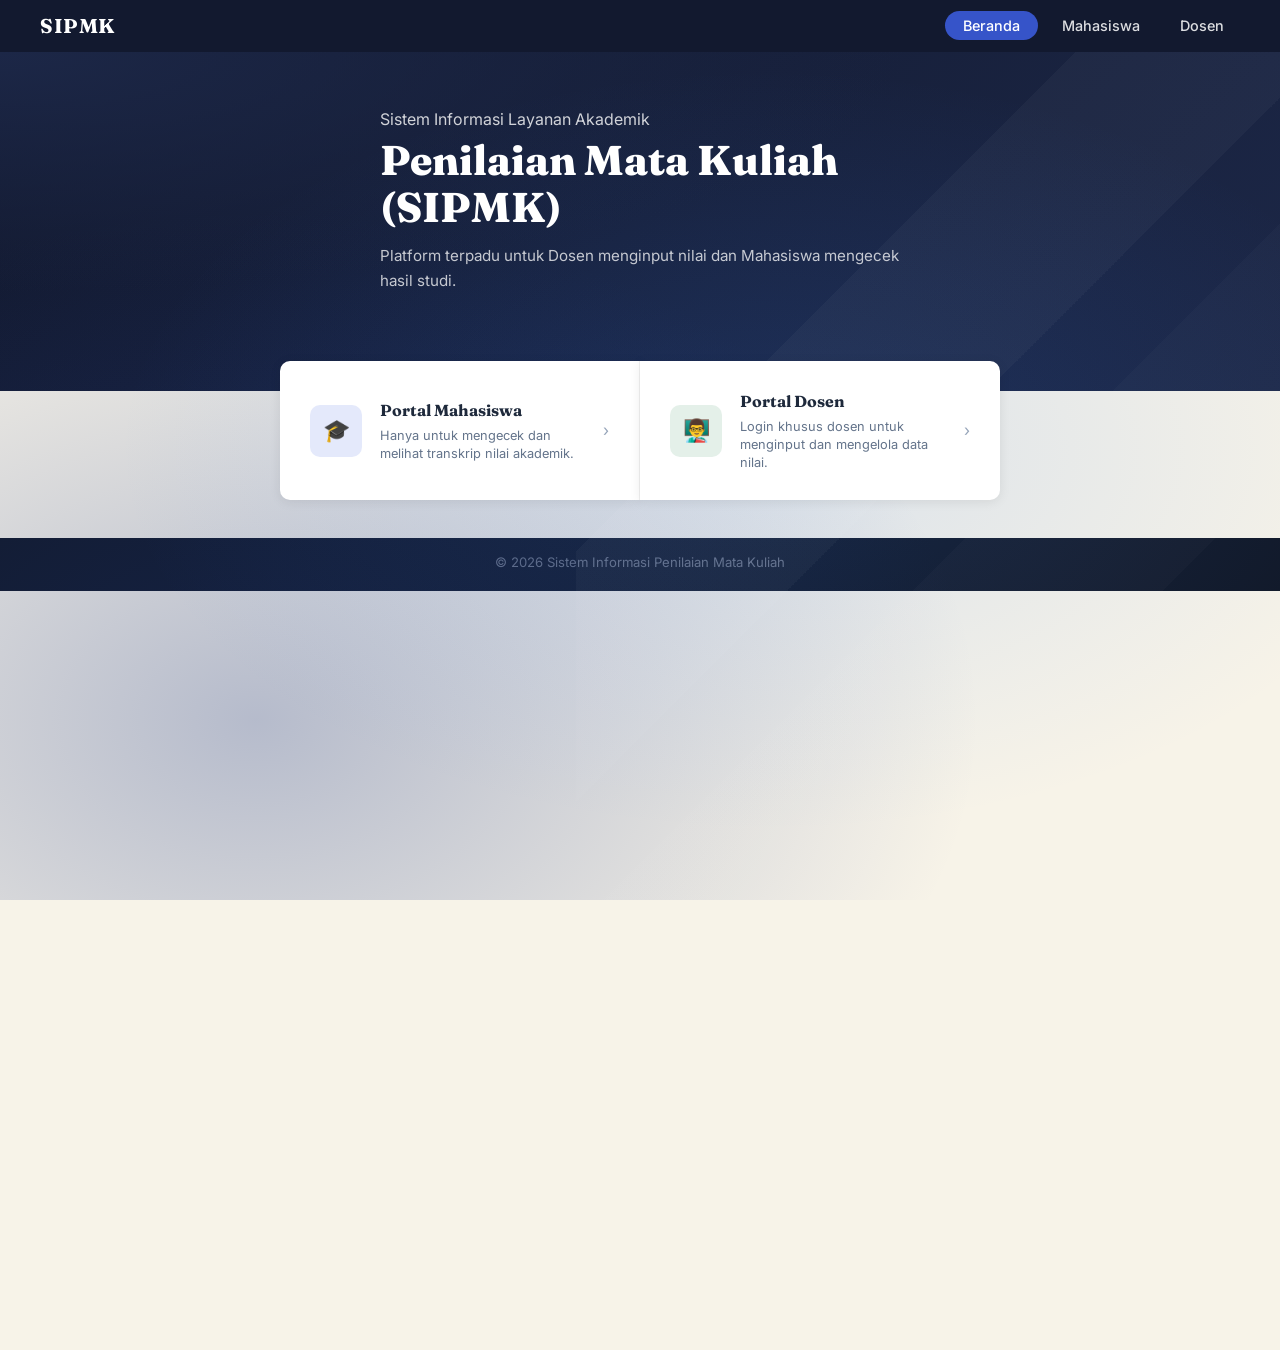
<file: index.html>
<!DOCTYPE html>
<html lang="id">

<head>
    <meta charset="UTF-8">
    <meta name="viewport" content="width=device-width, initial-scale=1.0">
    <title>Beranda - SIPMK</title>
    <link rel="preconnect" href="https://fonts.googleapis.com">
    <link rel="preconnect" href="https://fonts.gstatic.com" crossorigin>
    <link
        href="https://fonts.googleapis.com/css2?family=Fraunces:opsz,wght@9..144,500;9..144,700;9..144,800&family=Inter:wght@400;500;600;700;800&family=JetBrains+Mono:wght@500;700&display=swap"
        rel="stylesheet">
    <link rel="stylesheet" href="css/style.css">
</head>

<body>
    <header>
        <div class="container header-flex">
            <div class="logo">
                <h1>SIPMK</h1>
            </div>
            <nav>
                <input type="checkbox" id="menu-toggle">
                <label for="menu-toggle" class="nav-toggle">
                    <span></span><span></span><span></span>
                </label>
                <ul class="nav-menu">
                    <li><a href="index.html" class="active">Beranda</a></li>
                    <li><a href="login-mahasiswa.html">Mahasiswa</a></li>
                    <li><a href="login-dosen.html">Dosen</a></li>
                </ul>
            </nav>
        </div>
    </header>

    <main>
        <section class="hero">
            <div class="hero-overlay">
                <div class="container">
                    <div class="hero-layout">
                        <div class="hero-content">
                            <p class="subtitle">Sistem Informasi Layanan Akademik</p>
                            <h2>Penilaian Mata Kuliah (SIPMK)</h2>
                            <p class="desc">Platform terpadu untuk Dosen menginput nilai dan Mahasiswa mengecek hasil
                                studi.</p>
                        </div>
                    </div>
                </div>
            </div>
        </section>

        <div class="cards-grid" style="grid-template-columns: repeat(2, 1fr); max-width: 800px;">
            <div class="card" onclick="location.href='login-mahasiswa.html'" style="border-radius: 10px 0 0 10px;">
                <div class="card-icon-wrap blue-light">🎓</div>
                <div class="card-text">
                    <h3>Portal Mahasiswa</h3>
                    <p>Hanya untuk mengecek dan melihat transkrip nilai akademik.</p>
                </div>
                <span class="card-arrow">›</span>
            </div>

            <div class="card" onclick="location.href='login-dosen.html'" style="border-radius: 0 10px 10px 0;">
                <div class="card-icon-wrap green-light">👨‍🏫</div>
                <div class="card-text">
                    <h3>Portal Dosen</h3>
                    <p>Login khusus dosen untuk menginput dan mengelola data nilai.</p>
                </div>
                <span class="card-arrow">›</span>
            </div>
        </div>
    </main>

    <footer>
        <div class="container footer-flex">
            <div class="footer-left">
                <p>&copy; 2026 Sistem Informasi Penilaian Mata Kuliah</p>
            </div>
        </div>
    </footer>
</body>

</html>
</file>
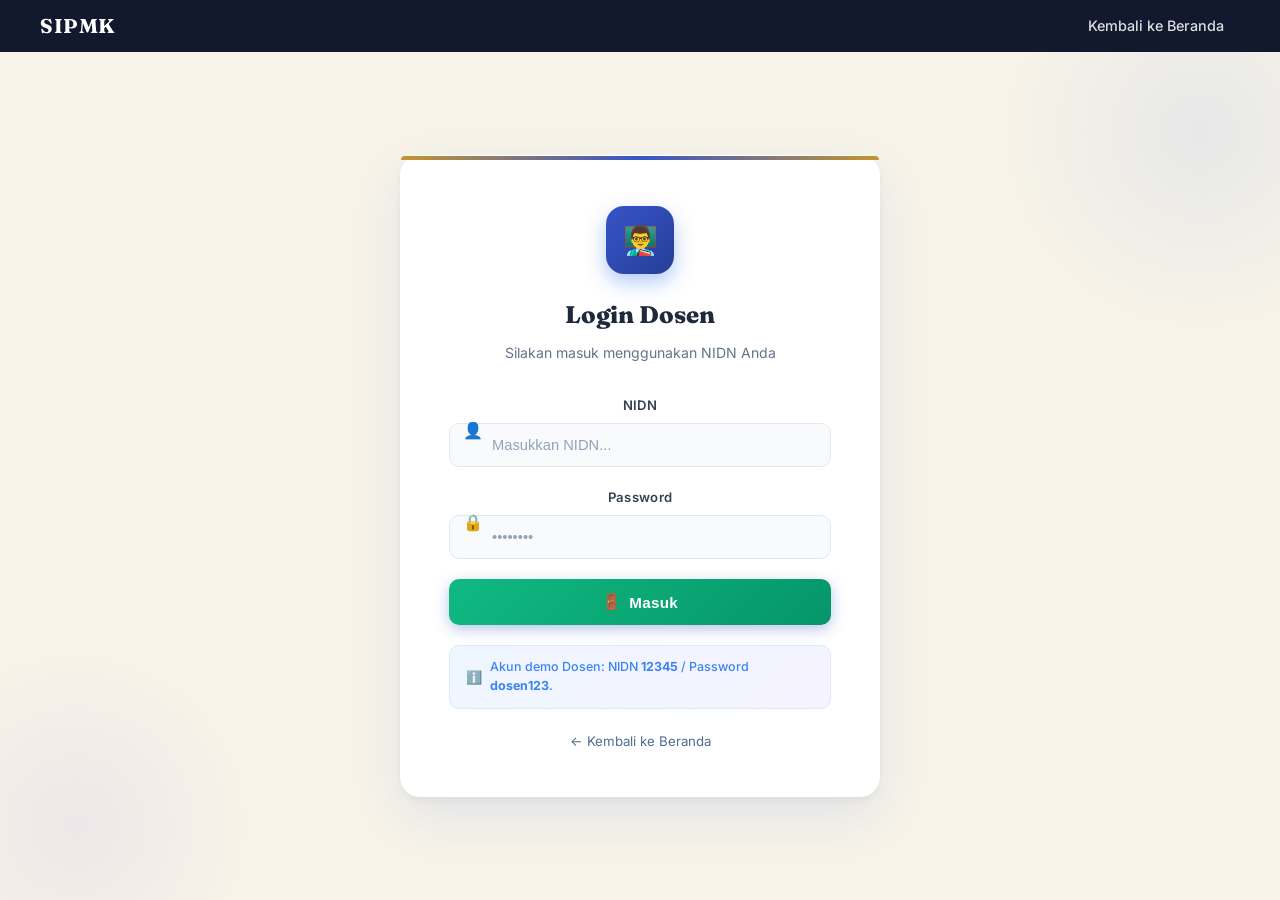
<file: dashboard-dosen.html>
<!DOCTYPE html>
<html lang="id">
<head>
    <meta charset="UTF-8">
    <meta name="viewport" content="width=device-width, initial-scale=1.0">
    <title>Dashboard Dosen - SIPMK</title>
    <link rel="preconnect" href="https://fonts.googleapis.com">
    <link rel="preconnect" href="https://fonts.gstatic.com" crossorigin>
    <link href="https://fonts.googleapis.com/css2?family=Fraunces:opsz,wght@9..144,500;9..144,700;9..144,800&family=Inter:wght@400;500;600;700;800&family=JetBrains+Mono:wght@500;700&display=swap" rel="stylesheet">
    <link rel="stylesheet" href="css/style.css">
</head>
<body>
    <div class="app-shell">
        <aside class="sidebar">
            <div class="sidebar-brand">
                <span class="seal">S</span>
                <h1>SIPMK</h1>
            </div>
            <p class="sidebar-role">Portal Dosen</p>
            <nav class="sidebar-nav">
                <a href="dashboard-dosen.html" class="active"><span class="icon">🏠</span> Dashboard</a>
                <a href="data-mahasiswa.html"><span class="icon">🎓</span> Data Mahasiswa</a>
                <a href="matakuliah.html"><span class="icon">📚</span> Mata Kuliah</a>
                <a href="input-nilai.html"><span class="icon">📝</span> Input Nilai</a>
                <a href="riwayat.html"><span class="icon">📊</span> Riwayat Nilai</a>
            </nav>
            <div class="sidebar-foot">
                <a href="#" onclick="logout('login-dosen.html')"><span class="icon">🚪</span> Logout</a>
            </div>
        </aside>
        <div class="sidebar-backdrop"></div>

        <main class="app-main">
            <div class="mobile-topbar">
                <button id="sidebarOpen" type="button">☰</button>
                <h2>Dashboard Dosen</h2>
            </div>

            <div class="topbar">
                <div>
                    <h2>Dashboard Dosen</h2>
                    <p>Ringkasan data akademik yang Anda kelola.</p>
                </div>
                <div class="topbar-user">
                    <div class="avatar">D</div>
                    <span>Dosen</span>
                </div>
            </div>

            <div class="app-content">
                <div class="summary-cards">
                    <div class="summary-card">
                        <div class="summary-icon blue">🎓</div>
                        <div class="summary-info">
                            <h4 id="statMahasiswa">0</h4>
                            <p>Total Mahasiswa Terdaftar</p>
                        </div>
                    </div>
                    <div class="summary-card">
                        <div class="summary-icon green">📚</div>
                        <div class="summary-info">
                            <h4 id="statMK">0</h4>
                            <p>Total Mata Kuliah</p>
                        </div>
                    </div>
                    <div class="summary-card">
                        <div class="summary-icon orange">📝</div>
                        <div class="summary-info">
                            <h4 id="statNilai">0</h4>
                            <p>Total Nilai Diinput</p>
                        </div>
                    </div>
                </div>

                <div style="display:grid; grid-template-columns: 1.4fr 1fr; gap:20px; margin-bottom:28px;" class="dosen-grid">
                    <div class="panel" style="margin-top:0;">
                        <h3>Menu Pengelolaan</h3>
                        <div class="quick-links" style="margin-bottom:0;">
                            <a href="data-mahasiswa.html" class="link-card">
                                <div class="card-icon-wrap blue-light">🎓</div>
                                <div class="card-text">
                                    <h3>Data Mahasiswa</h3>
                                    <p>Tambah, ubah, hapus data mahasiswa.</p>
                                </div>
                                <span class="card-arrow">›</span>
                            </a>
                            <a href="matakuliah.html" class="link-card">
                                <div class="card-icon-wrap green-light">📚</div>
                                <div class="card-text">
                                    <h3>Mata Kuliah</h3>
                                    <p>Kelola daftar mata kuliah.</p>
                                </div>
                                <span class="card-arrow">›</span>
                            </a>
                            <a href="input-nilai.html" class="link-card">
                                <div class="card-icon-wrap purple-light">📝</div>
                                <div class="card-text">
                                    <h3>Input Nilai</h3>
                                    <p>Masukkan nilai Tugas, UTS, UAS.</p>
                                </div>
                                <span class="card-arrow">›</span>
                            </a>
                            <a href="riwayat.html" class="link-card">
                                <div class="card-icon-wrap blue-light">📊</div>
                                <div class="card-text">
                                    <h3>Riwayat Nilai</h3>
                                    <p>Lihat seluruh riwayat nilai.</p>
                                </div>
                                <span class="card-arrow">›</span>
                            </a>
                        </div>
                    </div>

                    <div class="panel" style="margin-top:0;">
                        <h3>Distribusi Grade</h3>
                        <div class="chart-card" id="gradeChart" style="box-shadow:none; padding:0;"></div>
                    </div>
                </div>
            </div>
        </main>
    </div>

    <script src="js/script.js"></script>
    <script src="js/ui.js"></script>
    <script src="js/dashboard-dosen.js"></script>
</body>
</html>
</file>
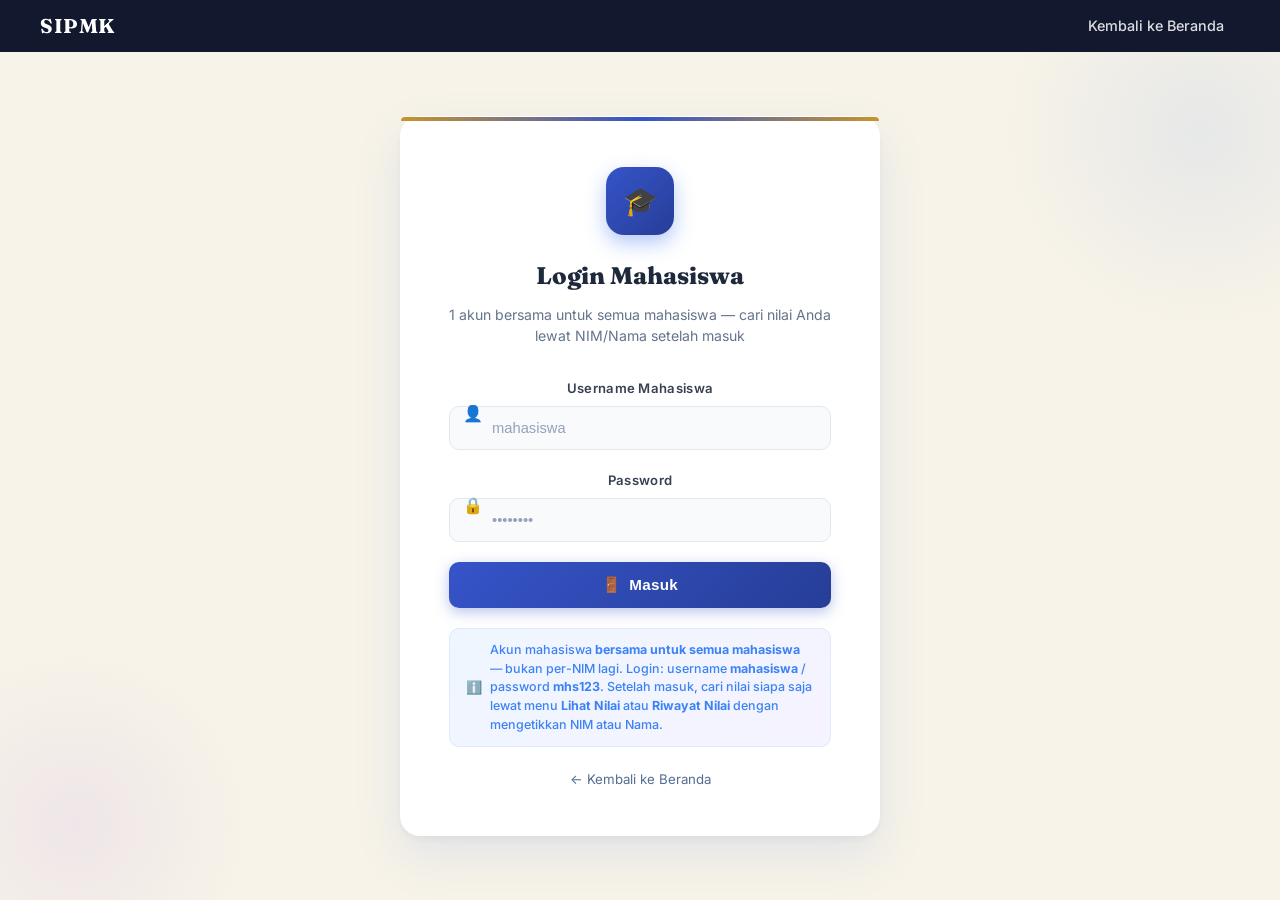
<file: dashboard-mahasiswa.html>
<!DOCTYPE html>
<html lang="id">
<head>
    <meta charset="UTF-8">
    <meta name="viewport" content="width=device-width, initial-scale=1.0">
    <title>Dashboard Mahasiswa - SIPMK</title>
    <link rel="preconnect" href="https://fonts.googleapis.com">
    <link rel="preconnect" href="https://fonts.gstatic.com" crossorigin>
    <link href="https://fonts.googleapis.com/css2?family=Fraunces:opsz,wght@9..144,500;9..144,700;9..144,800&family=Inter:wght@400;500;600;700;800&family=JetBrains+Mono:wght@500;700&display=swap" rel="stylesheet">
    <link rel="stylesheet" href="css/style.css">
</head>
<body>
    <div class="app-shell">
        <aside class="sidebar">
            <div class="sidebar-brand">
                <span class="seal">S</span>
                <h1>SIPMK</h1>
            </div>
            <p class="sidebar-role">Portal Mahasiswa</p>
            <nav class="sidebar-nav">
                <a href="dashboard-mahasiswa.html" class="active"><span class="icon">🏠</span> Dashboard</a>
                <a href="lihat-nilai.html"><span class="icon">🔍</span> Lihat Nilai</a>
                <a href="matakuliah.html"><span class="icon">📚</span> Mata Kuliah</a>
                <a href="riwayat.html"><span class="icon">📊</span> Riwayat Nilai</a>
            </nav>
            <div class="sidebar-foot">
                <a href="#" onclick="logout('login-mahasiswa.html')"><span class="icon">🚪</span> Logout</a>
            </div>
        </aside>
        <div class="sidebar-backdrop"></div>

        <main class="app-main">
            <div class="mobile-topbar">
                <button id="sidebarOpen" type="button">☰</button>
                <h2>Dashboard Mahasiswa</h2>
            </div>

            <div class="topbar">
                <div>
                    <h2>Selamat datang, <span id="welcomeName">Mahasiswa</span></h2>
                    <p>Portal bersama — cari nilai berdasarkan NIM atau Nama di menu <strong>Lihat Nilai</strong>.</p>
                </div>
                <div class="topbar-user">
                    <div class="avatar">M</div>
                    <span>Mahasiswa</span>
                </div>
            </div>

            <div class="app-content">
                <div class="summary-cards">
                    <div class="summary-card">
                        <div class="summary-icon blue">📚</div>
                        <div class="summary-info">
                            <h4 id="totalMK">0</h4>
                            <p>Mata Kuliah Dinilai</p>
                        </div>
                    </div>
                    <div class="summary-card">
                        <div class="summary-icon green">📝</div>
                        <div class="summary-info">
                            <h4 id="totalNilai">0</h4>
                            <p>Total Nilai Tercatat</p>
                        </div>
                    </div>
                    <div class="summary-card">
                        <div class="summary-icon orange">⭐</div>
                        <div class="summary-info">
                            <h4 id="rataRata">0.00</h4>
                            <p>Rata-Rata Nilai Akhir</p>
                        </div>
                    </div>
                </div>

                <div style="display:grid; grid-template-columns: 1.4fr 1fr; gap:20px; margin-bottom:28px;" class="dosen-grid">
                    <div class="panel" style="margin-top:0;">
                        <h3>Menu Cepat</h3>
                        <div class="quick-links" style="margin-bottom:0;">
                            <a href="lihat-nilai.html" class="link-card">
                                <div class="card-icon-wrap blue-light">🔍</div>
                                <div class="card-text">
                                    <h3>Lihat Nilai</h3>
                                    <p>Cari nilai berdasarkan NIM atau Nama mahasiswa.</p>
                                </div>
                                <span class="card-arrow">›</span>
                            </a>
                            <a href="riwayat.html" class="link-card">
                                <div class="card-icon-wrap green-light">📊</div>
                                <div class="card-text">
                                    <h3>Riwayat Nilai</h3>
                                    <p>Lihat seluruh riwayat nilai yang diinput Dosen.</p>
                                </div>
                                <span class="card-arrow">›</span>
                            </a>
                            <a href="matakuliah.html" class="link-card">
                                <div class="card-icon-wrap purple-light">📚</div>
                                <div class="card-text">
                                    <h3>Mata Kuliah</h3>
                                    <p>Lihat daftar mata kuliah yang tersedia.</p>
                                </div>
                                <span class="card-arrow">›</span>
                            </a>
                        </div>
                    </div>

                    <div class="panel" style="margin-top:0;">
                        <h3>Distribusi Grade Seluruh Mahasiswa</h3>
                        <div class="chart-card" id="gradeChart" style="box-shadow:none; padding:0;"></div>
                    </div>
                </div>
            </div>
        </main>
    </div>

    <script src="js/script.js"></script>
    <script src="js/ui.js"></script>
    <script src="js/dashboard-mahasiswa.js"></script>
</body>
</html>
</file>
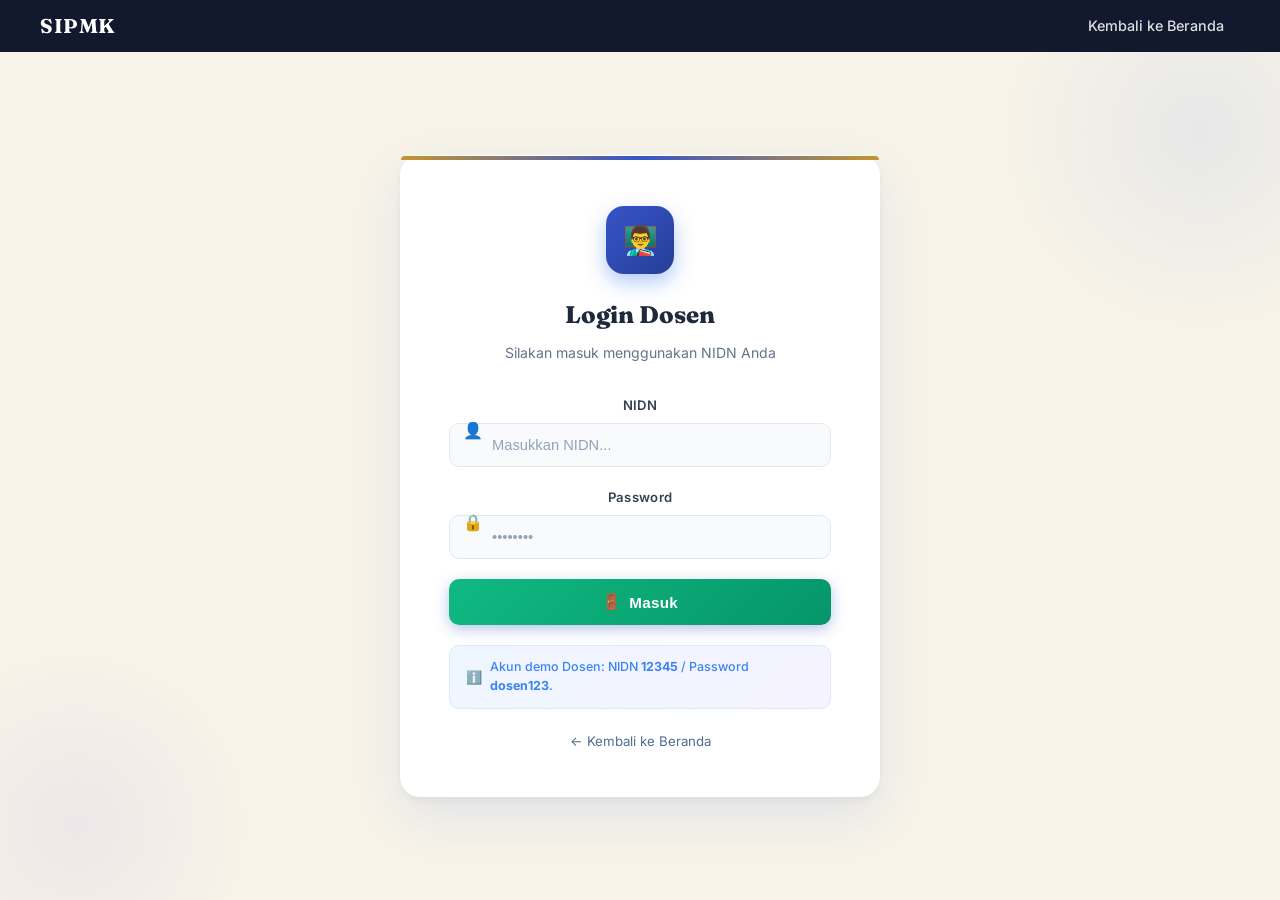
<file: data-mahasiswa.html>
<!DOCTYPE html>
<html lang="id">
<head>
    <meta charset="UTF-8">
    <meta name="viewport" content="width=device-width, initial-scale=1.0">
    <title>Data Mahasiswa - SIPMK</title>
    <link rel="preconnect" href="https://fonts.googleapis.com">
    <link rel="preconnect" href="https://fonts.gstatic.com" crossorigin>
    <link href="https://fonts.googleapis.com/css2?family=Fraunces:opsz,wght@9..144,500;9..144,700;9..144,800&family=Inter:wght@400;500;600;700;800&family=JetBrains+Mono:wght@500;700&display=swap" rel="stylesheet">
    <link rel="stylesheet" href="css/style.css">
</head>
<body>
    <div class="app-shell">
        <aside class="sidebar">
            <div class="sidebar-brand">
                <span class="seal">S</span>
                <h1>SIPMK</h1>
            </div>
            <p class="sidebar-role">Portal Dosen</p>
            <nav class="sidebar-nav">
                <a href="dashboard-dosen.html"><span class="icon">🏠</span> Dashboard</a>
                <a href="data-mahasiswa.html" class="active"><span class="icon">🎓</span> Data Mahasiswa</a>
                <a href="matakuliah.html"><span class="icon">📚</span> Mata Kuliah</a>
                <a href="input-nilai.html"><span class="icon">📝</span> Input Nilai</a>
                <a href="riwayat.html"><span class="icon">📊</span> Riwayat Nilai</a>
            </nav>
            <div class="sidebar-foot">
                <a href="#" onclick="logout('login-dosen.html')"><span class="icon">🚪</span> Logout</a>
            </div>
        </aside>
        <div class="sidebar-backdrop"></div>

        <main class="app-main">
            <div class="mobile-topbar">
                <button id="sidebarOpen" type="button">☰</button>
                <h2>Data Mahasiswa</h2>
            </div>

            <div class="topbar">
                <div>
                    <h2>Data Mahasiswa</h2>
                    <p>Tambah, ubah, dan hapus data mahasiswa yang terdaftar.</p>
                </div>
                <div class="topbar-user">
                    <div class="avatar">D</div>
                    <span>Dosen</span>
                </div>
            </div>

            <div class="app-content">
                <div class="panel" style="margin-top:0;">
                    <h3>Form Data Mahasiswa</h3>
                    <form id="form-mahasiswa">
                        <div class="field-grid">
                            <div class="field">
                                <label for="nim">NIM</label>
                                <input type="text" id="nim" placeholder="Contoh: 24112001" required>
                            </div>
                            <div class="field">
                                <label for="nama">Nama Lengkap</label>
                                <input type="text" id="nama" placeholder="Nama mahasiswa" required>
                            </div>
                            <div class="field">
                                <label for="kelas">Kelas</label>
                                <input type="text" id="kelas" placeholder="Contoh: SI-A" required>
                            </div>
                            <div class="field">
                                <label for="prodi">Program Studi</label>
                                <input type="text" id="prodi" placeholder="Contoh: Sistem Informasi" required>
                            </div>
                        </div>
                        <div class="panel-actions">
                            <button type="submit" class="btn-save">💾 Simpan Data</button>
                            <button type="button" class="btn-secondary" onclick="resetForm()">Batal</button>
                        </div>
                        <p class="field"><small>Password login default untuk mahasiswa yang didaftarkan di sini adalah <strong>mhs123</strong>.</small></p>
                    </form>
                </div>

                <div class="panel">
                    <div class="table-toolbar">
                        <h3>Daftar Mahasiswa</h3>
                        <span class="pill-count" id="jumlahMahasiswa">0 mahasiswa</span>
                    </div>
                    <div style="display:flex; justify-content:space-between; align-items:center; flex-wrap:wrap; gap:12px;">
                        <div class="search-box">
                            <input type="text" id="searchMahasiswa" placeholder="Cari NIM, nama, kelas, atau prodi...">
                        </div>
                        <button type="button" class="btn-secondary" onclick="exportMahasiswaCSV()">⬇ Export CSV</button>
                    </div>
                    <div class="table-wrapper">
                        <table class="styled-table">
                            <thead>
                                <tr>
                                    <th>NIM</th>
                                    <th>Nama</th>
                                    <th>Kelas</th>
                                    <th>Prodi</th>
                                    <th>Aksi</th>
                                </tr>
                            </thead>
                            <tbody id="tbodyMahasiswa"></tbody>
                        </table>
                    </div>
                </div>
            </div>
        </main>
    </div>

    <script src="js/script.js"></script>
    <script src="js/ui.js"></script>
    <script src="js/data-mahasiswa.js"></script>
</body>
</html>
</file>
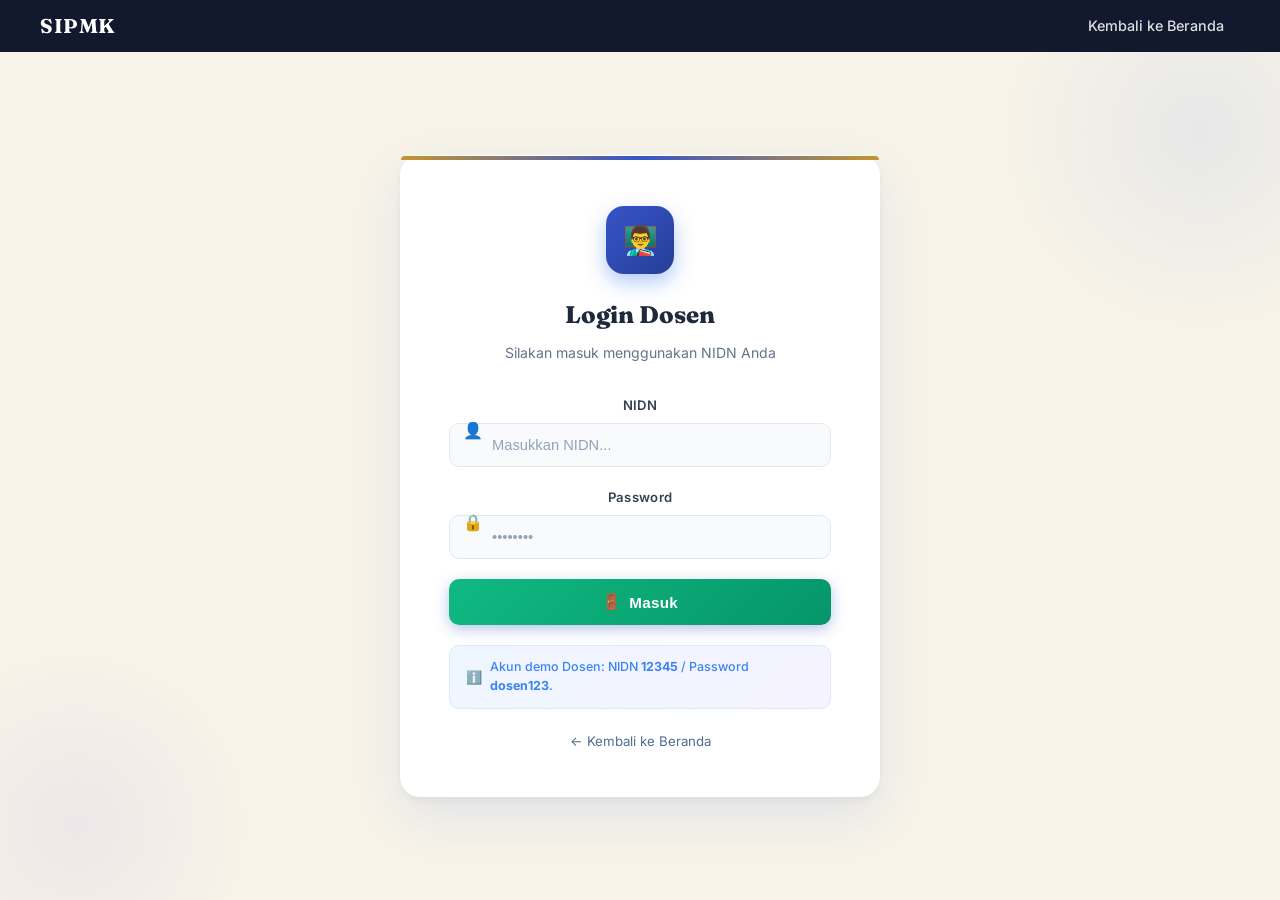
<file: input-nilai.html>
<!DOCTYPE html>
<html lang="id">
<head>
    <meta charset="UTF-8">
    <meta name="viewport" content="width=device-width, initial-scale=1.0">
    <title>Input Nilai - SIPMK</title>
    <link rel="preconnect" href="https://fonts.googleapis.com">
    <link rel="preconnect" href="https://fonts.gstatic.com" crossorigin>
    <link href="https://fonts.googleapis.com/css2?family=Fraunces:opsz,wght@9..144,500;9..144,700;9..144,800&family=Inter:wght@400;500;600;700;800&family=JetBrains+Mono:wght@500;700&display=swap" rel="stylesheet">
    <link rel="stylesheet" href="css/style.css">
</head>
<body>
    <div class="app-shell">
        <aside class="sidebar">
            <div class="sidebar-brand">
                <span class="seal">S</span>
                <h1>SIPMK</h1>
            </div>
            <p class="sidebar-role">Portal Dosen</p>
            <nav class="sidebar-nav">
                <a href="dashboard-dosen.html"><span class="icon">🏠</span> Dashboard</a>
                <a href="data-mahasiswa.html"><span class="icon">🎓</span> Data Mahasiswa</a>
                <a href="matakuliah.html"><span class="icon">📚</span> Mata Kuliah</a>
                <a href="input-nilai.html" class="active"><span class="icon">📝</span> Input Nilai</a>
                <a href="riwayat.html"><span class="icon">📊</span> Riwayat Nilai</a>
            </nav>
            <div class="sidebar-foot">
                <a href="#" onclick="logout('login-dosen.html')"><span class="icon">🚪</span> Logout</a>
            </div>
        </aside>
        <div class="sidebar-backdrop"></div>

        <main class="app-main">
            <div class="mobile-topbar">
                <button id="sidebarOpen" type="button">☰</button>
                <h2>Input Nilai</h2>
            </div>

            <div class="topbar">
                <div>
                    <h2>Input Nilai Mahasiswa</h2>
                    <p>Nilai akhir & grade dihitung otomatis dari bobot Tugas/UTS/UAS.</p>
                </div>
                <div class="topbar-user">
                    <div class="avatar">D</div>
                    <span>Dosen</span>
                </div>
            </div>

            <div class="app-content">
                <div class="panel" style="margin-top:0;">
                    <h3>Form Nilai</h3>
                    <form id="form-nilai">
                        <div class="field-grid">
                            <div class="field">
                                <label for="nim">NIM</label>
                                <input type="text" id="nim" placeholder="NIM Mahasiswa" required>
                            </div>
                            <div class="field">
                                <label for="nama">Nama Mahasiswa</label>
                                <input type="text" id="nama" placeholder="Nama Mahasiswa" required>
                            </div>
                            <div class="field">
                                <label for="kelas">Kelas</label>
                                <select id="kelas" required>
                                    <option value="">Pilih Kelas</option>
                                </select>
                            </div>
                            <div class="field">
                                <label for="matkul">Mata Kuliah</label>
                                <select id="matkul" required>
                                    <option value="">Pilih Mata Kuliah</option>
                                </select>
                            </div>
                            <div class="field">
                                <label for="tugas">Nilai Tugas</label>
                                <input type="number" id="tugas" min="0" max="100" placeholder="0-100" required>
                            </div>
                            <div class="field">
                                <label for="uts">Nilai UTS</label>
                                <input type="number" id="uts" min="0" max="100" placeholder="0-100" required>
                            </div>
                            <div class="field">
                                <label for="uas">Nilai UAS</label>
                                <input type="number" id="uas" min="0" max="100" placeholder="0-100" required>
                            </div>
                        </div>

                        <h3>Bobot Penilaian (%)</h3>
                        <div class="field-grid">
                            <div class="field">
                                <label for="bobotTugas">Bobot Tugas</label>
                                <input type="number" id="bobotTugas" value="20" min="0" max="100">
                            </div>
                            <div class="field">
                                <label for="bobotUTS">Bobot UTS</label>
                                <input type="number" id="bobotUTS" value="30" min="0" max="100">
                            </div>
                            <div class="field">
                                <label for="bobotUAS">Bobot UAS</label>
                                <input type="number" id="bobotUAS" value="50" min="0" max="100">
                            </div>
                        </div>

                        <div class="panel-actions">
                            <button type="submit" class="btn-save">💾 Simpan Nilai</button>
                            <button type="button" class="btn-secondary" onclick="resetForm()">Batal</button>
                        </div>
                    </form>
                </div>

                <div class="panel">
                    <div class="table-toolbar">
                        <h3>Daftar Nilai</h3>
                        <span class="pill-count" id="jumlahNilai">0 data</span>
                    </div>
                    <div style="display:flex; justify-content:space-between; align-items:center; flex-wrap:wrap; gap:12px;">
                        <div class="search-box">
                            <input type="text" id="searchNilai" placeholder="Cari NIM, nama, atau mata kuliah...">
                        </div>
                        <button type="button" class="btn-secondary" onclick="exportNilaiCSV()">⬇ Export CSV</button>
                    </div>
                    <div class="table-wrapper">
                        <table class="styled-table">
                            <thead>
                                <tr>
                                    <th>NIM</th>
                                    <th>Nama</th>
                                    <th>Kelas</th>
                                    <th>Matkul</th>
                                    <th>Tugas</th>
                                    <th>UTS</th>
                                    <th>UAS</th>
                                    <th>Nilai Akhir</th>
                                    <th>Grade</th>
                                    <th>Aksi</th>
                                </tr>
                            </thead>
                            <tbody id="tbodyNilai"></tbody>
                        </table>
                    </div>
                </div>
            </div>
        </main>
    </div>

    <script src="js/script.js"></script>
    <script src="js/ui.js"></script>
    <script src="js/input-nilai.js"></script>
</body>
</html>
</file>
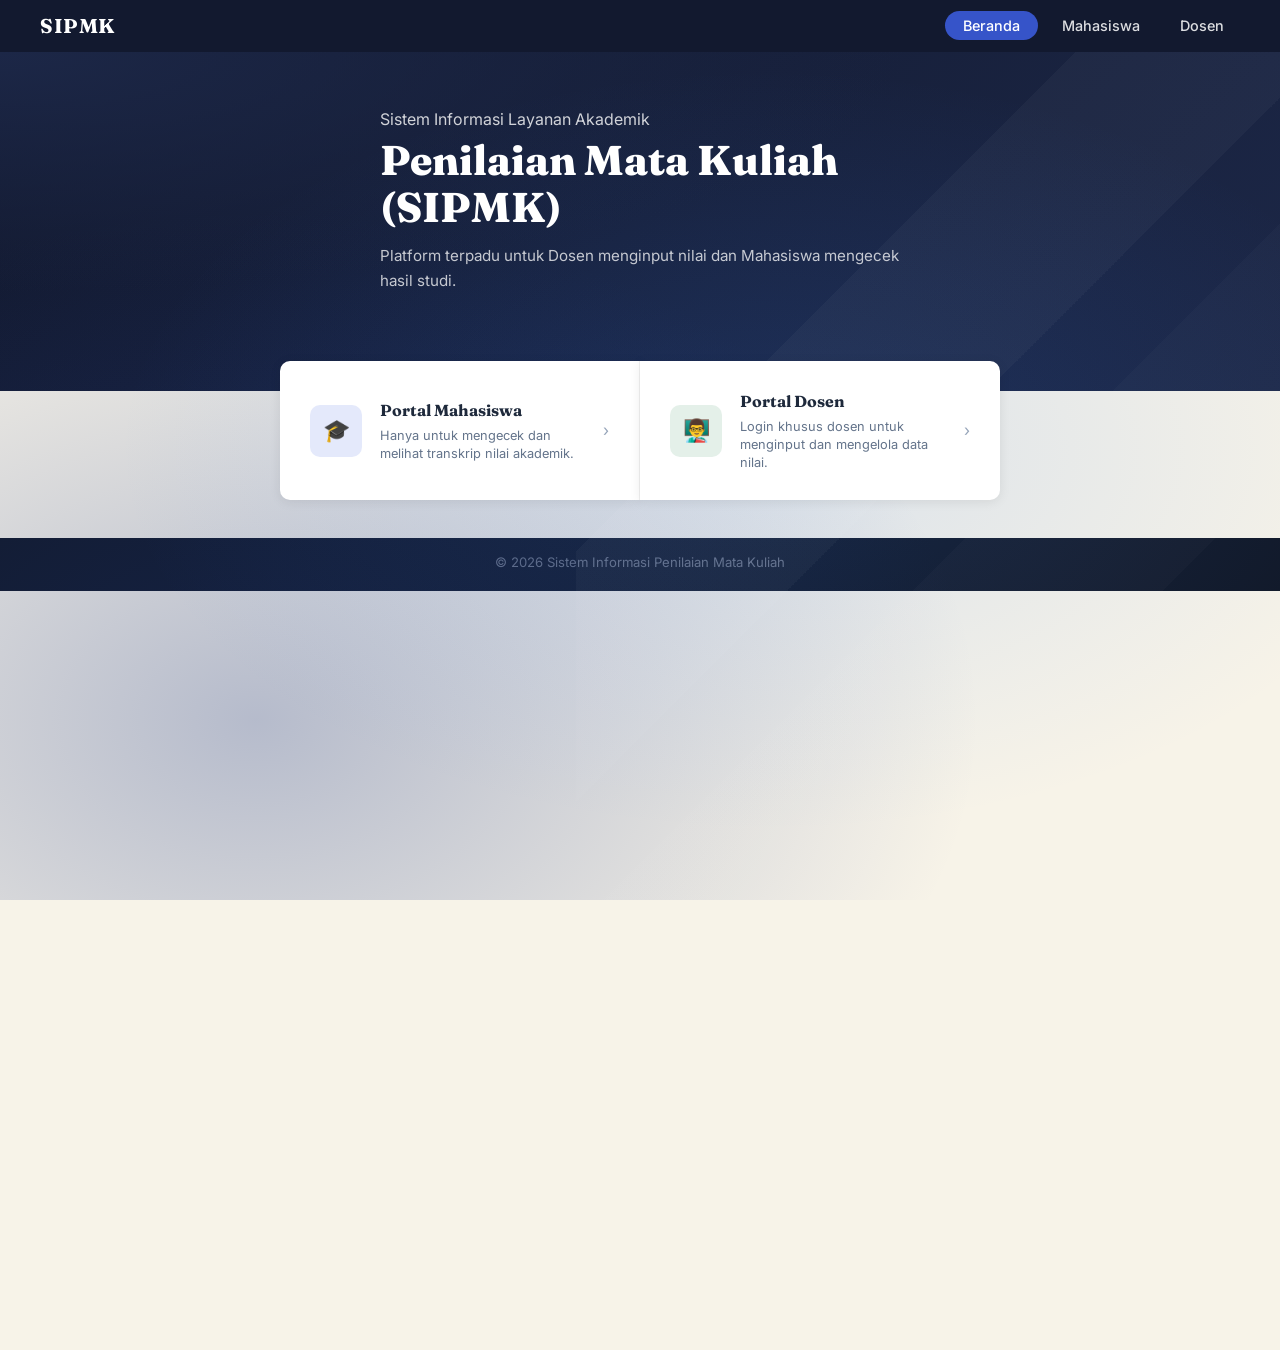
<file: lihat-nilai.html>
<!DOCTYPE html>
<html lang="id">
<head>
    <meta charset="UTF-8">
    <meta name="viewport" content="width=device-width, initial-scale=1.0">
    <title>Lihat Nilai - SIPMK</title>
    <link rel="preconnect" href="https://fonts.googleapis.com">
    <link rel="preconnect" href="https://fonts.gstatic.com" crossorigin>
    <link href="https://fonts.googleapis.com/css2?family=Fraunces:opsz,wght@9..144,500;9..144,700;9..144,800&family=Inter:wght@400;500;600;700;800&family=JetBrains+Mono:wght@500;700&display=swap" rel="stylesheet">
    <link rel="stylesheet" href="css/style.css">
</head>
<body>
    <div class="app-shell">
        <aside class="sidebar">
            <div class="sidebar-brand">
                <span class="seal">S</span>
                <h1>SIPMK</h1>
            </div>
            <p class="sidebar-role" id="sidebarRole">Portal</p>
            <nav class="sidebar-nav" id="sidebarNav"></nav>
            <div class="sidebar-foot">
                <a href="#" id="logoutLink"><span class="icon">🚪</span> Logout</a>
            </div>
        </aside>
        <div class="sidebar-backdrop"></div>

        <main class="app-main">
            <div class="mobile-topbar">
                <button id="sidebarOpen" type="button">☰</button>
                <h2>Lihat Nilai</h2>
            </div>

            <div class="topbar">
                <div>
                    <h2>Lihat Nilai</h2>
                    <p>Cari nilai berdasarkan NIM atau Nama mahasiswa — isi salah satu saja juga bisa.</p>
                </div>
                <div class="topbar-user">
                    <div class="avatar" id="topbarAvatar">?</div>
                    <span id="topbarRoleLabel">-</span>
                </div>
            </div>

            <div class="app-content">
                <div class="panel" style="margin-top:0;">
                    <h3>Form Pencarian</h3>
                    <form id="form-cari-nilai">
                        <div class="field-grid">
                            <div class="field">
                                <label for="nim">NIM</label>
                                <input type="text" id="nim" placeholder="Masukkan NIM (opsional)">
                            </div>
                            <div class="field">
                                <label for="nama">Nama</label>
                                <input type="text" id="nama" placeholder="Masukkan Nama (opsional)">
                            </div>
                        </div>
                        <p style="font-size:13px; color:var(--muted, #6b7280); margin:6px 0 0;">Isi salah satu kolom saja jika belum tahu keduanya.</p>
                        <div class="panel-actions">
                            <button type="submit" class="btn-save">🔍 Cari Nilai</button>
                        </div>
                    </form>
                </div>

                <div class="panel">
                    <div class="table-toolbar">
                        <h3>Hasil Pencarian</h3>
                    </div>
                    <div class="table-wrapper">
                        <table class="styled-table">
                            <thead>
                                <tr>
                                    <th>NIM</th>
                                    <th>Nama</th>
                                    <th>Mata Kuliah</th>
                                    <th>Tugas</th>
                                    <th>UTS</th>
                                    <th>UAS</th>
                                    <th>Nilai Akhir</th>
                                    <th>Grade</th>
                                </tr>
                            </thead>
                            <tbody id="hasilNilai">
                                <tr class="empty-row"><td colspan="8">Silakan cari nilai terlebih dahulu</td></tr>
                            </tbody>
                        </table>
                    </div>
                </div>
            </div>
        </main>
    </div>

    <script src="js/script.js"></script>
    <script src="js/ui.js"></script>
    <script src="js/lihat-nilai.js"></script>
</body>
</html>
</file>
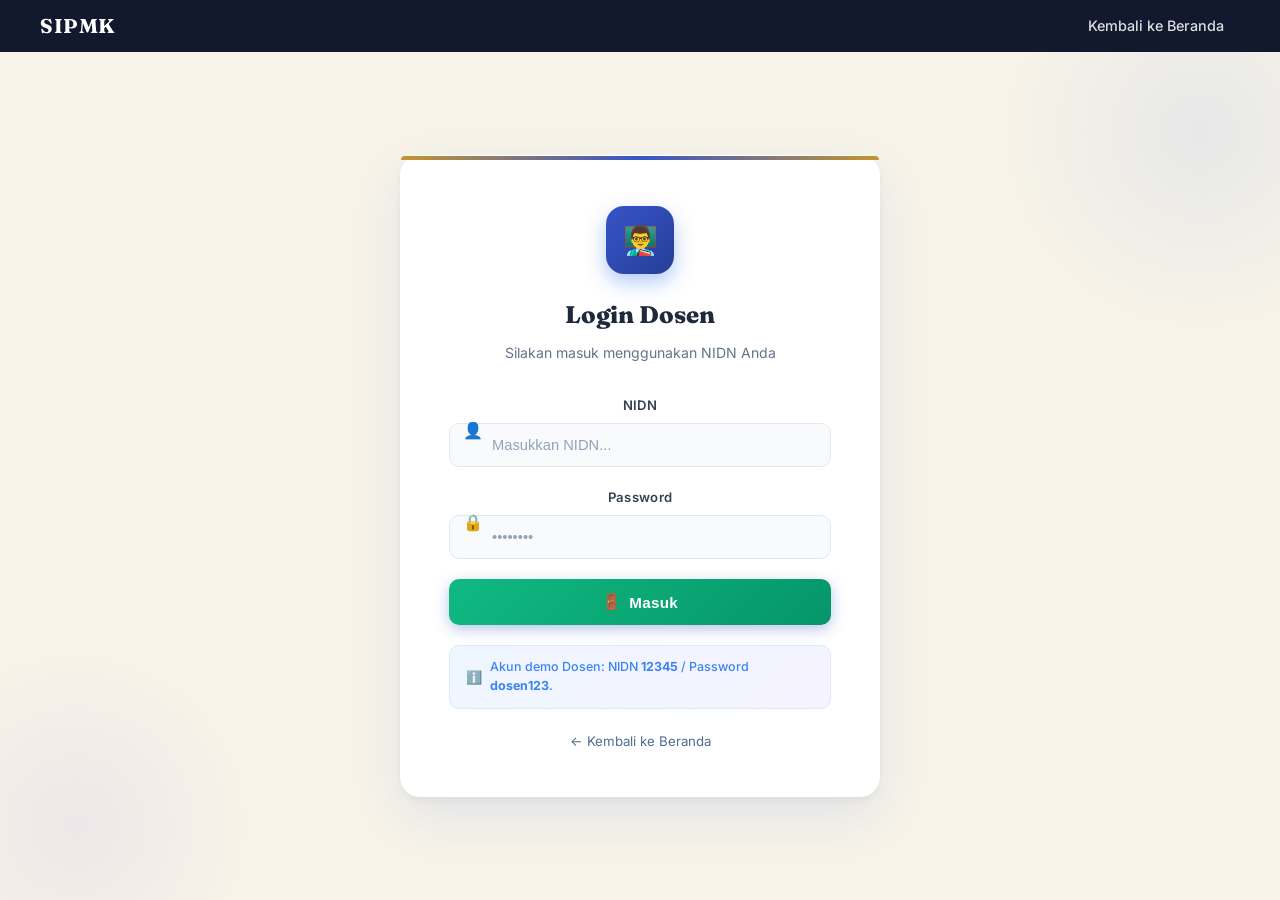
<file: login-dosen.html>
<!DOCTYPE html>
<html lang="id">
<head>
    <meta charset="UTF-8">
    <meta name="viewport" content="width=device-width, initial-scale=1.0">
    <title>Login Dosen - SIPMK</title>
        <link rel="preconnect" href="https://fonts.googleapis.com">
    <link rel="preconnect" href="https://fonts.gstatic.com" crossorigin>
    <link href="https://fonts.googleapis.com/css2?family=Fraunces:opsz,wght@9..144,500;9..144,700;9..144,800&family=Inter:wght@400;500;600;700;800&family=JetBrains+Mono:wght@500;700&display=swap" rel="stylesheet">
    <link rel="stylesheet" href="css/style.css">
</head>
<body>
    <header>
        <div class="container header-flex">
            <div class="logo"><h1>SIPMK</h1></div>
            <nav>
                <ul class="nav-menu">
                    <li><a href="index.html">Kembali ke Beranda</a></li>
                </ul>
            </nav>
        </div>
    </header>

    <section class="form-section">
        <div class="form-card">
            <div class="form-icon" style="background: linear-gradient(135deg, #10b981, #059669);">👨‍🏫</div>
            <h2>Login Dosen</h2>
            <p>Silakan masuk menggunakan NIDN Anda</p>

            <form id="form-login-dosen">
                <div class="form-group">
                    <label class="form-label">NIDN</label>
                    <span class="input-icon">👤</span>
                    <input type="text" id="login_nidn" placeholder="Masukkan NIDN..." required>
                </div>

                <div class="form-group">
                    <label class="form-label">Password</label>
                    <span class="input-icon">🔒</span>
                    <input type="password" id="login_pass_dosen" placeholder="••••••••" required>
                </div>

                <button type="submit" class="btn-submit" style="background: linear-gradient(135deg, #10b981, #059669);">
                    <span>🚪</span> Masuk
                </button>
            </form>

            <div class="form-badge">
                <span>ℹ️</span>
                <p>Akun demo Dosen: NIDN <strong>12345</strong> / Password <strong>dosen123</strong>.</p>
            </div>

            <a href="index.html" class="back-link">← Kembali ke Beranda</a>
        </div>
    </section>

    <script src="js/script.js"></script>
    <script src="js/ui.js"></script>
</body>
</html>
</file>
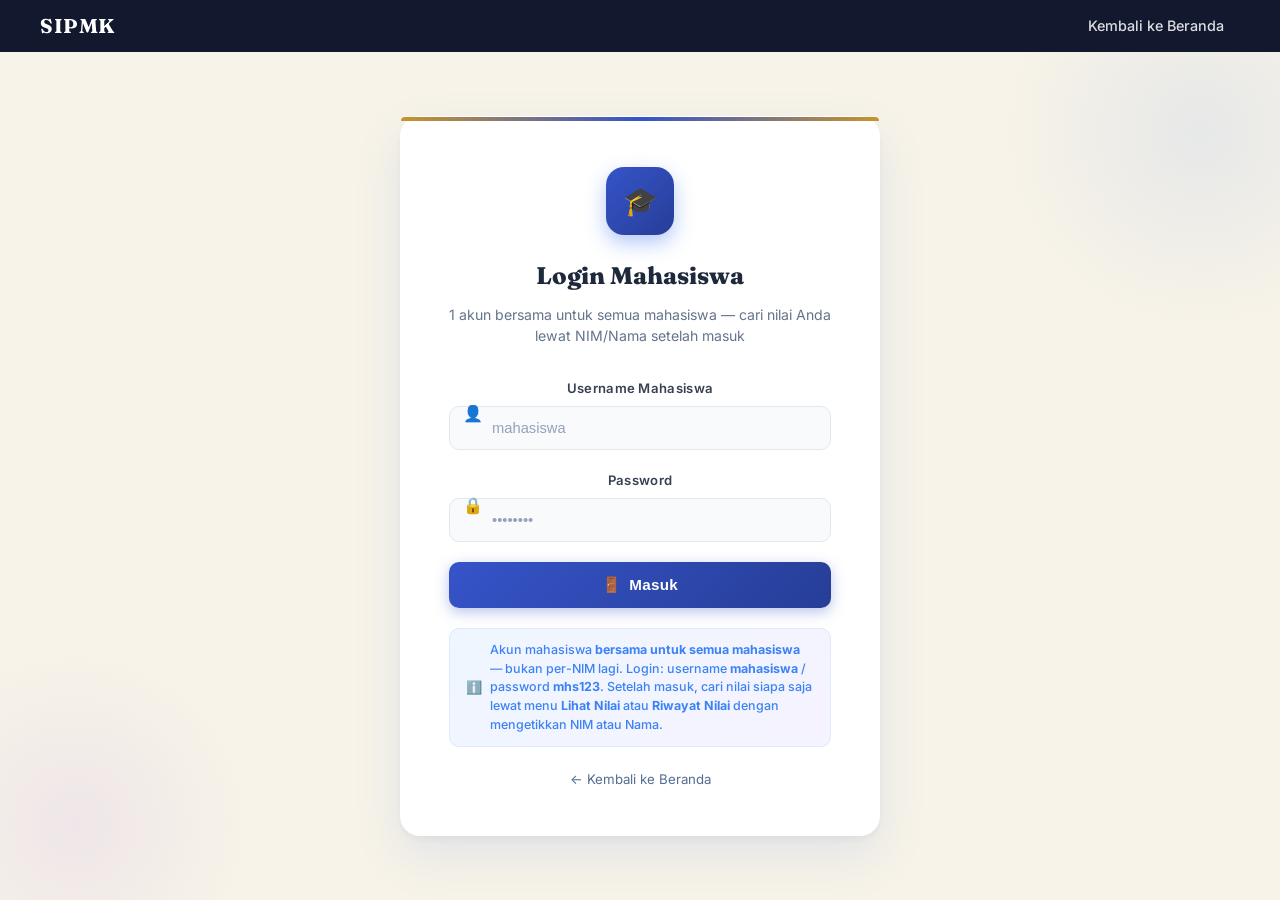
<file: login-mahasiswa.html>
<!DOCTYPE html>
<html lang="id">
<head>
    <meta charset="UTF-8">
    <meta name="viewport" content="width=device-width, initial-scale=1.0">
    <title>Login Mahasiswa - SIPMK</title>
        <link rel="preconnect" href="https://fonts.googleapis.com">
    <link rel="preconnect" href="https://fonts.gstatic.com" crossorigin>
    <link href="https://fonts.googleapis.com/css2?family=Fraunces:opsz,wght@9..144,500;9..144,700;9..144,800&family=Inter:wght@400;500;600;700;800&family=JetBrains+Mono:wght@500;700&display=swap" rel="stylesheet">
    <link rel="stylesheet" href="css/style.css">
</head>
<body>
    <header>
        <div class="container header-flex">
            <div class="logo"><h1>SIPMK</h1></div>
            <nav>
                <ul class="nav-menu">
                    <li><a href="index.html">Kembali ke Beranda</a></li>
                </ul>
            </nav>
        </div>
    </header>

    <section class="form-section">
        <div class="form-card">
            <div class="form-icon" style="background: linear-gradient(135deg, #3b82f6, #2563eb);">🎓</div>
            <h2>Login Mahasiswa</h2>
            <p>1 akun bersama untuk semua mahasiswa — cari nilai Anda lewat NIM/Nama setelah masuk</p>

            <form id="form-login-mhs">
                <div class="form-group">
                    <label class="form-label">Username Mahasiswa</label>
                    <span class="input-icon">👤</span>
                    <input type="text" id="login_username" placeholder="mahasiswa" required>
                </div>

                <div class="form-group">
                    <label class="form-label">Password</label>
                    <span class="input-icon">🔒</span>
                    <input type="password" id="login_pass_mhs" placeholder="••••••••" required>
                </div>

                <button type="submit" class="btn-submit">
                    <span>🚪</span> Masuk
                </button>
            </form>

            <div class="form-badge">
                <span>ℹ️</span>
                <p>Akun mahasiswa <strong>bersama untuk semua mahasiswa</strong> — bukan per-NIM lagi. Login: username <strong>mahasiswa</strong> / password <strong>mhs123</strong>. Setelah masuk, cari nilai siapa saja lewat menu <strong>Lihat Nilai</strong> atau <strong>Riwayat Nilai</strong> dengan mengetikkan NIM atau Nama.</p>
            </div>

            <a href="index.html" class="back-link">← Kembali ke Beranda</a>
        </div>
    </section>

    <script src="js/script.js"></script>
    <script src="js/ui.js"></script>
</body>
</html>
</file>
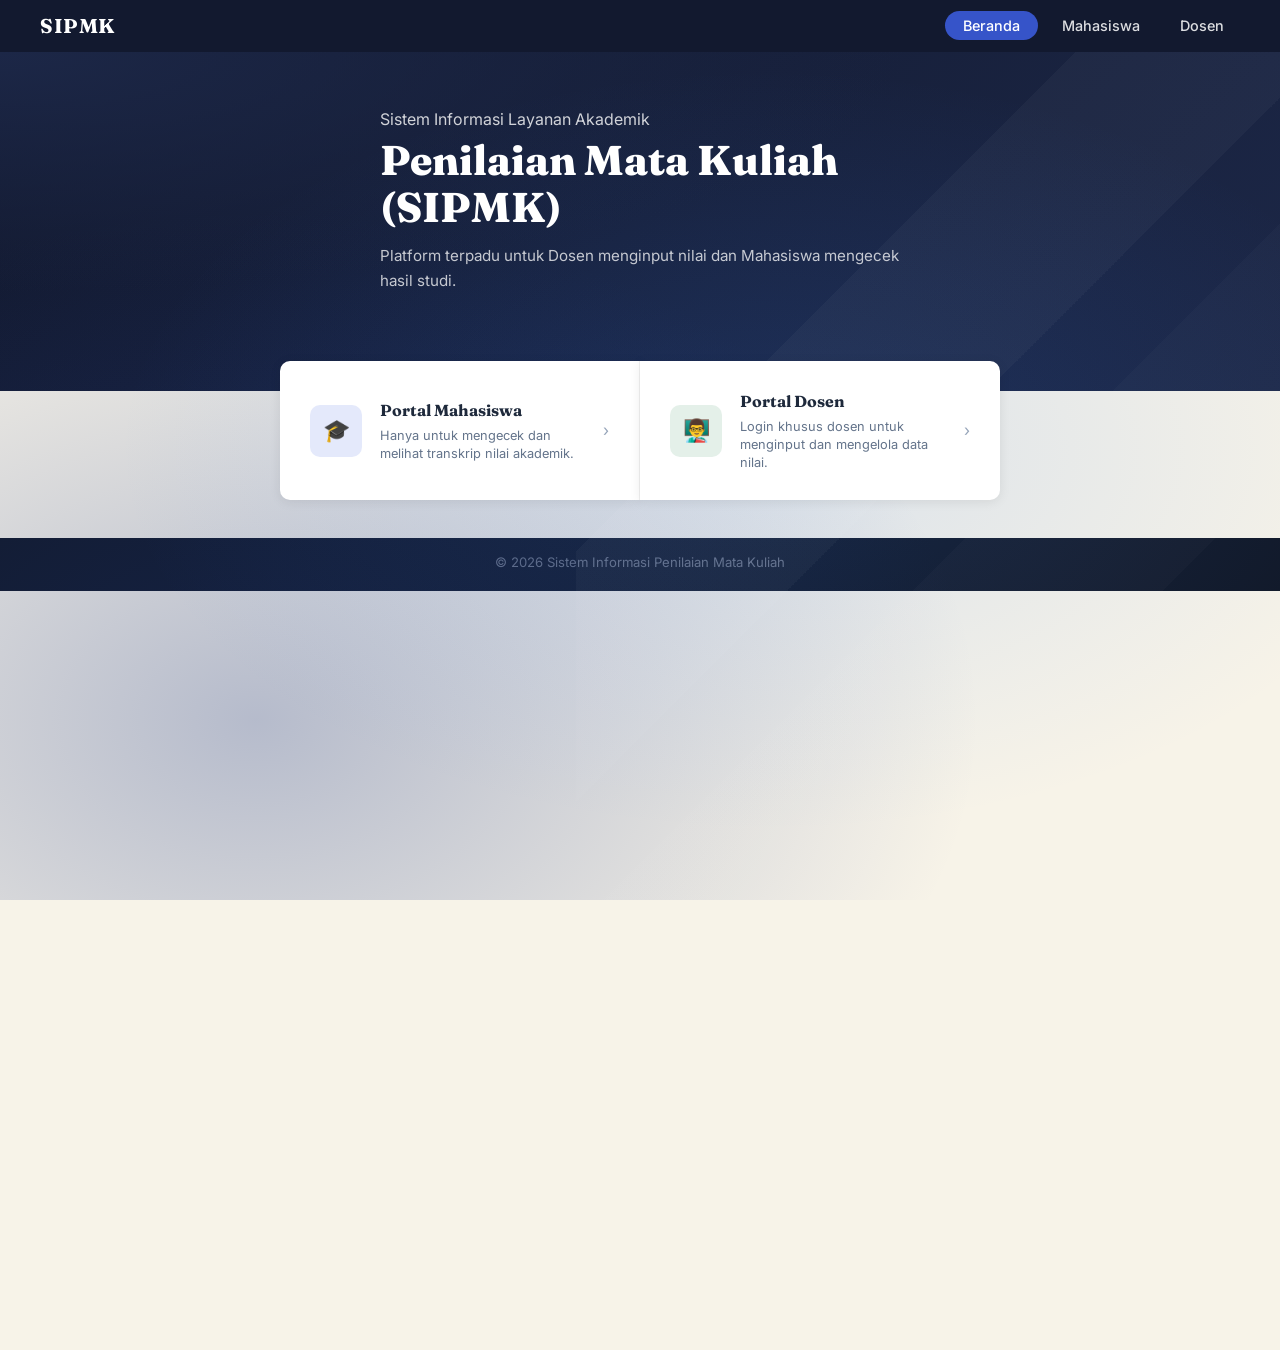
<file: matakuliah.html>
<!DOCTYPE html>
<html lang="id">
<head>
    <meta charset="UTF-8">
    <meta name="viewport" content="width=device-width, initial-scale=1.0">
    <title>Mata Kuliah - SIPMK</title>
    <link rel="preconnect" href="https://fonts.googleapis.com">
    <link rel="preconnect" href="https://fonts.gstatic.com" crossorigin>
    <link href="https://fonts.googleapis.com/css2?family=Fraunces:opsz,wght@9..144,500;9..144,700;9..144,800&family=Inter:wght@400;500;600;700;800&family=JetBrains+Mono:wght@500;700&display=swap" rel="stylesheet">
    <link rel="stylesheet" href="css/style.css">
</head>
<body>
    <div class="app-shell">
        <aside class="sidebar">
            <div class="sidebar-brand">
                <span class="seal">S</span>
                <h1>SIPMK</h1>
            </div>
            <p class="sidebar-role" id="sidebarRole">Portal</p>
            <nav class="sidebar-nav" id="sidebarNav"></nav>
            <div class="sidebar-foot">
                <a href="#" id="logoutLink"><span class="icon">🚪</span> Logout</a>
            </div>
        </aside>
        <div class="sidebar-backdrop"></div>

        <main class="app-main">
            <div class="mobile-topbar">
                <button id="sidebarOpen" type="button">☰</button>
                <h2>Mata Kuliah</h2>
            </div>

            <div class="topbar">
                <div>
                    <h2>Data Mata Kuliah</h2>
                    <p id="topbarDesc">Daftar mata kuliah yang tersedia pada sistem.</p>
                </div>
                <div class="topbar-user">
                    <div class="avatar" id="topbarAvatar">?</div>
                    <span id="topbarRoleLabel">-</span>
                </div>
            </div>

            <div class="app-content">
                <div class="panel" id="formPanel" style="margin-top:0;">
                    <h3>Form Mata Kuliah</h3>
                    <form id="form-matakuliah">
                        <div class="field-grid">
                            <div class="field">
                                <label for="kode">Kode Mata Kuliah</label>
                                <input type="text" id="kode" placeholder="Contoh: SI301" required>
                            </div>
                            <div class="field">
                                <label for="namaMK">Nama Mata Kuliah</label>
                                <input type="text" id="namaMK" placeholder="Contoh: Perancangan Web" required>
                            </div>
                            <div class="field">
                                <label for="sks">SKS</label>
                                <input type="number" id="sks" min="1" max="6" placeholder="3" required>
                            </div>
                            <div class="field">
                                <label for="semester">Semester</label>
                                <input type="number" id="semester" min="1" max="8" placeholder="5" required>
                            </div>
                        </div>
                        <div class="panel-actions">
                            <button type="submit" class="btn-save">💾 Simpan Mata Kuliah</button>
                            <button type="button" class="btn-secondary" onclick="resetMK()">Batal</button>
                        </div>
                    </form>
                </div>

                <div class="panel" style="margin-top:0;">
                    <div class="table-toolbar">
                        <h3>Daftar Mata Kuliah</h3>
                        <span class="pill-count" id="jumlahMK">0 mata kuliah</span>
                    </div>
                    <div style="display:flex; justify-content:space-between; align-items:center; flex-wrap:wrap; gap:12px;">
                        <div class="search-box">
                            <input type="text" id="searchMK" placeholder="Cari kode atau nama mata kuliah...">
                        </div>
                        <button type="button" class="btn-secondary" onclick="exportMKCSV()">⬇ Export CSV</button>
                    </div>
                    <div class="table-wrapper">
                        <table class="styled-table">
                            <thead>
                                <tr>
                                    <th>Kode</th>
                                    <th>Nama Mata Kuliah</th>
                                    <th>SKS</th>
                                    <th>Semester</th>
                                    <th id="thAksi">Aksi</th>
                                </tr>
                            </thead>
                            <tbody id="tbodyMK"></tbody>
                        </table>
                    </div>
                </div>
            </div>
        </main>
    </div>

    <script src="js/script.js"></script>
    <script src="js/ui.js"></script>
    <script src="js/matakuliah.js"></script>
</body>
</html>
</file>
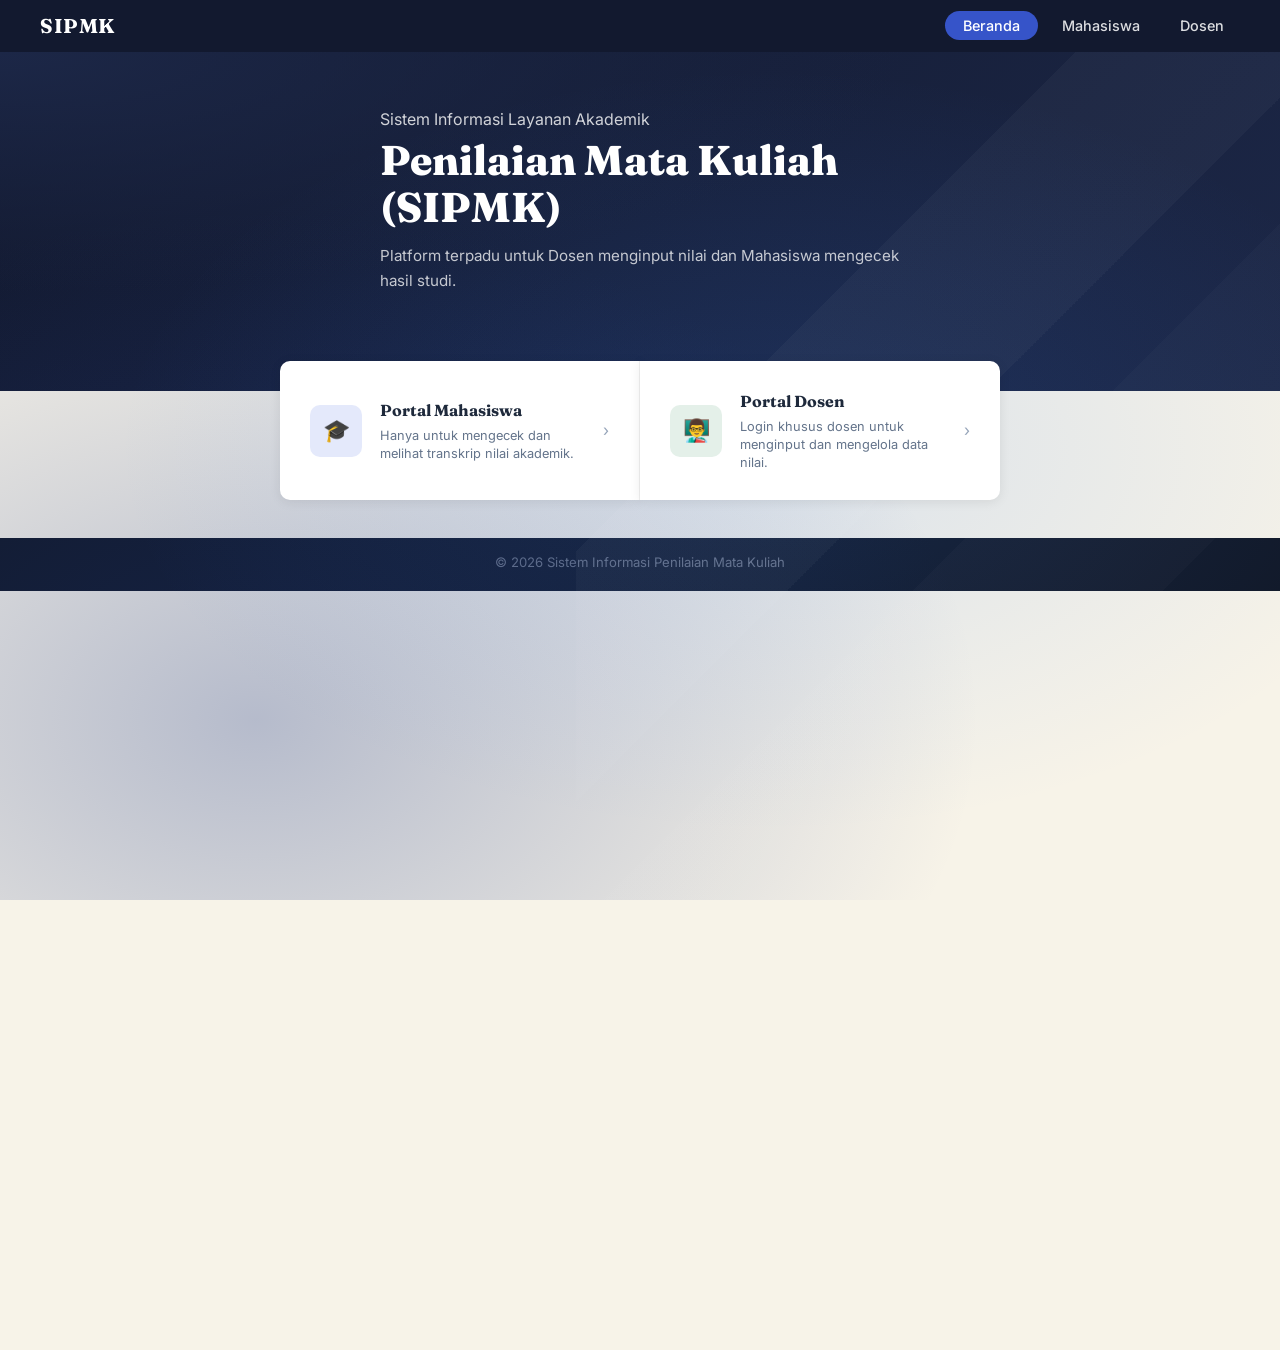
<file: riwayat.html>
<!DOCTYPE html>
<html lang="id">

<head>
    <meta charset="UTF-8">
    <meta name="viewport" content="width=device-width, initial-scale=1.0">
    <title>Riwayat Nilai - SIPMK</title>
    <link rel="preconnect" href="https://fonts.googleapis.com">
    <link rel="preconnect" href="https://fonts.gstatic.com" crossorigin>
    <link
        href="https://fonts.googleapis.com/css2?family=Fraunces:opsz,wght@9..144,500;9..144,700;9..144,800&family=Inter:wght@400;500;600;700;800&family=JetBrains+Mono:wght@500;700&display=swap"
        rel="stylesheet">
    <link rel="stylesheet" href="css/style.css">
</head>

<body>
    <div class="app-shell">
        <aside class="sidebar">
            <div class="sidebar-brand">
                <span class="seal">S</span>
                <h1>SIPMK</h1>
            </div>
            <p class="sidebar-role" id="sidebarRole">Portal</p>
            <nav class="sidebar-nav" id="sidebarNav"></nav>
            <div class="sidebar-foot">
                <a href="#" id="logoutLink"><span class="icon">🚪</span> Logout</a>
            </div>
        </aside>
        <div class="sidebar-backdrop"></div>

        <main class="app-main">
            <div class="mobile-topbar">
                <button id="sidebarOpen" type="button">☰</button>
                <h2>Riwayat Nilai</h2>
            </div>

            <div class="topbar">
                <div>
                    <h2>Riwayat Nilai</h2>
                    <p>Rekap seluruh nilai yang tercatat pada sistem.</p>
                </div>
                <div class="topbar-user">
                    <div class="avatar" id="topbarAvatar">?</div>
                    <span id="topbarRoleLabel">-</span>
                </div>
            </div>

            <div class="app-content">
                <div class="panel" style="margin-top:0;">
                    <h3>Filter Riwayat</h3>

                    <form id="form-cari-riwayat">
                        <div class="field-grid">
                            <div class="field">
                                <label for="nimRiwayat">NIM</label>
                                <input type="text" id="nimRiwayat" placeholder="Kosongkan untuk lihat semua">
                            </div>
                            <div class="field">
                                <label for="namaRiwayat">Nama</label>
                                <input type="text" id="namaRiwayat" placeholder="Kosongkan untuk lihat semua">
                            </div>
                        </div>
                        <!-- <div class="panel-actions">
                            <button type="submit" class="btn-save">🔍 Lihat Riwayat</button>
                        </div> -->
                        <div class="form-group"
                            style="margin-bottom: 0; display: flex; gap: 10px; align-items: flex-end;">
                            <button type="submit" class="btn-save">🔍 Lihat Riwayat</button>
                        </div>
                    </form>
                </div>

                <div class="panel">
                    <div class="table-toolbar">
                        <h3>Riwayat Nilai</h3>
                        <span class="pill-count" id="jumlahRiwayat">0 data</span>
                    </div>
                    <div style="display:flex; justify-content:flex-end; margin-bottom:14px;">
                        <button type="button" class="btn-secondary" onclick="exportRiwayatCSV()">⬇ Export CSV</button>
                    </div>
                    <div class="table-wrapper">
                        <table class="styled-table">
                            <thead>
                                <tr>
                                    <th>No</th>
                                    <th>NIM</th>
                                    <th>Nama</th>
                                    <th>Mata Kuliah</th>
                                    <th>Nilai Akhir</th>
                                    <th>Grade</th>
                                </tr>
                            </thead>
                            <tbody id="tbodyRiwayat"></tbody>
                        </table>
                    </div>
                </div>
            </div>
        </main>
    </div>

    <script src="js/script.js"></script>
    <script src="js/ui.js"></script>
    <script src="js/riwayat.js"></script>
</body>

</html>
</file>
<file: css/style.css>
/* Reset & General */
* {
    margin: 0;
    padding: 0;
    box-sizing: border-box;
}

body {
    font-family: 'Segoe UI', Arial, sans-serif;
    background-color: #f1f5f9;
    color: #1e293b;
    line-height: 1.6;
    scroll-behavior: smooth;
    min-height: 100vh;
}

.container {
    max-width: 1280px;
    margin: auto;
    padding: 0 40px;
}

/* ===== HEADER ===== */
header {
    background-color: #1a2340;
    color: white;
    padding: 0;
    position: sticky;
    top: 0;
    z-index: 1000;
    height: 52px;
    display: flex;
    align-items: center;
}

.header-flex {
    display: flex;
    justify-content: space-between;
    align-items: center;
    width: 100%;
}

.logo h1 {
    font-size: 1.25rem;
    font-weight: 700;
    color: white;
    letter-spacing: 0.5px;
}

nav ul {
    list-style: none;
    display: flex;
    align-items: center;
    gap: 8px;
}

nav ul li a {
    color: rgba(255, 255, 255, 0.85);
    text-decoration: none;
    font-size: 0.9rem;
    font-weight: 500;
    padding: 6px 16px;
    border-radius: 20px;
    transition: 0.2s;
}

nav ul li a:hover {
    color: white;
    background: rgba(255, 255, 255, 0.1);
}

nav ul li a.active {
    background: #2563eb;
    color: white;
    border-radius: 20px;
    padding: 6px 18px;
}

/* Garis Hr */
hr{
    border:none;
    height:1px;
    background: linear-gradient(to right, transparent, #94a3b8, transparent);
    margin: 0;
}

/* ===== HERO ===== */
.hero {
    background:
        radial-gradient(ellipse at 0% 0%, #212945 0%, transparent 50%),
        radial-gradient(ellipse at 100% 100%, #212945 0%, transparent 50%),
        radial-gradient(ellipse at 100% 0%, #212945 0%, transparent 45%),
        radial-gradient(ellipse at 0% 100%, #212945 0%, transparent 45%), #212945
}

.hero::before {
    content: '';
    position: absolute;
    inset: 0;
    background:
        radial-gradient(ellipse at 60% 50%, rgba(59, 130, 246, 0.15) 0%, transparent 60%),
        radial-gradient(ellipse at 20% 80%, rgba(30, 58, 138, 0.3) 0%, transparent 50%);
}

/* Geometric diagonal lines like reference */
.hero::after {
    content: '';
    position: absolute;
    top: -50%;
    right: 0;
    width: 55%;
    height: 200%;
    background: linear-gradient(135deg, transparent 40%, rgba(255, 255, 255, 0.03) 40%, rgba(255, 255, 255, 0.03) 50%, transparent 50%),
        linear-gradient(135deg, transparent 55%, rgba(255, 255, 255, 0.02) 55%, rgba(255, 255, 255, 0.02) 65%, transparent 65%);
    pointer-events: none;
}

.hero-overlay {
    position: relative;
    z-index: 2;
    padding: 55px 0 70px;
    min-height: 320px;
    display: flex;
    align-items: center;
}

.hero-layout {
    display: flex;
    align-items: center;
    justify-content: space-between;
    width: 100%;
}

.hero-content {
    color: white;
    max-width: 520px;
}

.hero-content .subtitle {
    font-size: 1rem;
    font-weight: 400;
    color: rgba(255, 255, 255, 0.8);
    margin-bottom: 4px;
}

.hero-content h2 {
    font-size: 2.6rem;
    font-weight: 800;
    margin-bottom: 12px;
    line-height: 1.15;
    color: white;
}

.hero-content .desc {
    font-size: 0.95rem;
    color: rgba(255, 255, 255, 0.75);
    margin-bottom: 28px;
}

/* ===== HERO BANNER HASIL ===== */
.hasil-hero {
    background:
        radial-gradient(ellipse at 0% 0%, #7e859c 0%, transparent 50%),
        radial-gradient(ellipse at 100% 100%, #55628f 0%, transparent 50%),
        #303d6a;
    padding: 36px 0 50px;
    position: relative;
    overflow: hidden;
}

.hasil-hero::after {
    content: '';
    position: absolute;
    inset: 0;
    background: radial-gradient(ellipse at 60% 50%, rgba(100, 140, 255, 0.15) 0%, transparent 65%);
    pointer-events: none;
}

.hasil-hero-inner {
    position: relative;
    z-index: 2;
    display: flex;
    align-items: center;
    justify-content: space-between;
}

.hasil-hero-left h2 {
    font-size: 1.7rem;
    font-weight: 800;
    color: white;
    margin-bottom: 4px;
}

.hasil-hero-left p {
    font-size: 0.88rem;
    color: rgba(255, 255, 255, 0.7);
}

/* desain bagian semester */
.semester-badge {
    display: inline-flex;
    align-items: center;
    gap: 6px;
    background: rgba(255, 255, 255, 0.15);
    border: 1px solid rgba(255, 255, 255, 0.25);
    color: white;
    font-size: 0.82rem;
    font-weight: 600;
    padding: 6px 14px;
    border-radius: 20px;
    backdrop-filter: blur(8px);
}

 /* ===== SUMMARY CARDS ===== */
.summary-cards {
    display: grid;
    grid-template-columns: repeat(3, 1fr);
    gap: 16px;
    margin-top: -28px;
    position: relative;
    z-index: 10;
    margin-bottom: 28px;
}

.summary-card {
    background: white;
    border-radius: 14px;
    padding: 20px 22px;
    display: flex;
    align-items: center;
    gap: 16px;
    box-shadow: 0 4px 16px rgba(0, 0, 0, 0.08);
    border: 1px solid #f0f4f8;
    transition: 0.2s;
}

.summary-card:hover {
    transform: translateY(-3px);
    box-shadow: 0 8px 24px rgba(0, 0, 0, 0.1);
}

.summary-icon {
    width: 50px;
    height: 50px;
    border-radius: 12px;
    display: flex;
    align-items: center;
    justify-content: center;
    font-size: 20px;
    flex-shrink: 0;
}

.summary-icon.blue {
    background: linear-gradient(135deg, #dbeafe, #93c5fd);
}

.summary-icon.green {
    background: linear-gradient(135deg, #dcfce7, #6ee7b7);
}

.summary-icon.orange {
    background: linear-gradient(135deg, #fef3c7, #fcd34d);
}

.summary-info h4 {
    font-size: 1.4rem;
    font-weight: 800;
    color: #1e293b;
    line-height: 1;
    margin-bottom: 3px;
}

.summary-info p {
    font-size: 0.78rem;
    color: #64748b;
}

.btn-action {
    display: inline-flex;
    align-items: center;
    gap: 8px;
    background-color: #2563eb;
    color: white;
    padding: 11px 24px;
    border-radius: 6px;
    text-decoration: none;
    font-weight: 600;
    font-size: 0.9rem;
    transition: 0.2s;
}

.btn-action:hover {
    background-color: #1d4ed8;
    transform: translateY(-1px);
}

/* Hero Illustration (laptop mockup area) */
/* ILUSTRASI LAPTOP */
.illustration {
    position: relative;
    width: 480px;
    height: 300px;
}

.laptop {
    position: absolute;
    right: 30px;
    bottom: 30px;
    width: 310px;
}

.laptop-lid {
    width: 280px;
    height: 185px;
    background: #c8d3eb;
    border-radius: 12px 12px 0 0;
    padding: 6px;
    margin-left: 15px;
    box-shadow: 4px -4px 20px rgba(0, 0, 0, 0.25);
}

.laptop-screen {
    width: 100%;
    height: 100%;
    background: white;
    border-radius: 8px 8px 0 0;
    overflow: hidden;
    padding: 12px 14px;
}

.screen-header {
    display: flex;
    justify-content: space-between;
    font-size: 9.5px;
    font-weight: 700;
    color: #374151;
    border-bottom: 1.5px solid #e5e7eb;
    padding-bottom: 7px;
    margin-bottom: 9px;
}

.screen-header span:first-child {
    flex: 1.4;
}

.screen-header span:nth-child(2) {
    flex: 1;
    text-align: center;
}

.screen-header span:last-child {
    flex: 0.8;
    text-align: right;
}

.screen-rows {
    display: flex;
    flex-direction: column;
    gap: 8px;
}

.screen-row {
    display: flex;
    align-items: center;
    justify-content: space-between;
}

.row-bar {
    flex: 1;
    height: 9px;
    background: #eef0f5;
    border-radius: 5px;
    margin-right: 12px;
}

.grade {
    font-size: 8.5px;
    font-weight: 800;
    color: white;
    padding: 2px 6px;
    border-radius: 4px;
    min-width: 22px;
    text-align: center;
}

.grade.a {
    background: #10b981;
}

.grade.bplus {
    background: #3b82f6;
}

.grade.aminus {
    background: #f59e0b;
}

.grade.b {
    background: #ef4444;
}

.window-dots {
    display: flex;
    gap: 4px;
    margin-bottom: 8px;
}

.dot {
    width: 6px;
    height: 6px;
    border-radius: 50%;
    background: #d1d5db;
}

.laptop-base {
    width: 310px;
    height: 14px;
    background: linear-gradient(to bottom, #b0bcdc, #8898c4);
    border-radius: 0 0 6px 6px;
}

.laptop-foot {
    width: 310px;
    height: 6px;
    background: linear-gradient(to bottom, #7080b0, #5a6a9a);
    border-radius: 0 0 8px 8px;
}

.cap-group {
    position: absolute;
    left: 10px;
    bottom: 50px;
}

.cap-wrapper {
    position: relative;
    width: 110px;
    height: 80px;
}

.cap-board {
    position: absolute;
    top: 0;
    left: 50%;
    transform: translateX(-50%);
    width: 110px;
    height: 18px;
    background: linear-gradient(135deg, #1a2a5e, #243580);
    border-radius: 3px;
    box-shadow: 0 4px 12px rgba(0, 0, 0, 0.35);
    z-index: 3;
}

.cap-board::after {
    content: '';
    position: absolute;
    bottom: -5px;
    left: 50%;
    transform: translateX(-50%);
    border-left: 8px solid transparent;
    border-right: 8px solid transparent;
    border-top: 6px solid #1a2a5e;
}

.cap-dome {
    position: absolute;
    top: 16px;
    left: 50%;
    transform: translateX(-50%);
    width: 72px;
    height: 42px;
    background: linear-gradient(160deg, #243580, #1a2a5e);
    border-radius: 6px 6px 10px 10px;
    z-index: 2;
}

.tassel-base {
    position: absolute;
    top: 6px;
    right: 14px;
    width: 8px;
    height: 8px;
    background: #d4a017;
    border-radius: 50%;
    z-index: 4;
}

.tassel-string {
    position: absolute;
    top: 10px;
    right: 17px;
    width: 2px;
    height: 35px;
    background: linear-gradient(to bottom, #d4a017, #b8860b);
    z-index: 4;
}

.tassel-end {
    position: absolute;
    top: 44px;
    right: 10px;
    display: flex;
    gap: 2px;
    z-index: 4;
}

.tassel-end span {
    display: block;
    width: 2px;
    height: 10px;
    background: #d4a017;
    border-radius: 1px;
}

.book-bottom {
    width: 100px;
    height: 14px;
    background: linear-gradient(to right, #1e3a7a, #2a4fa0);
    border-radius: 3px;
    position: absolute;
    bottom: 0;
    left: 0;
    box-shadow: 0 4px 10px rgba(0, 0, 0, 0.3);
}

.book-top {
    width: 90px;
    height: 14px;
    background: linear-gradient(to right, #243f8a, #3058b8);
    border-radius: 3px;
    position: absolute;
    bottom: 14px;
    left: 5px;
}

.diploma {
    position: absolute;
    bottom: -4px;
    left: 50%;
    transform: translateX(-50%);
    width: 70px;
    height: 18px;
    background: #f0e6c8;
    border-radius: 10px;
    border: 1.5px solid #d4c090;
}

.plant-group {
    position: absolute;
    right: 0;
    bottom: 28px;
}

.pot {
    width: 40px;
    height: 30px;
    background: linear-gradient(to bottom, #e8e0d0, #d4c9b0);
    border-radius: 0 0 8px 8px;
    margin: 0 auto;
    position: relative;
}

.pot::before {
    content: '';
    position: absolute;
    top: -5px;
    left: -4px;
    width: 48px;
    height: 10px;
    background: #c8bda0;
    border-radius: 4px;
}

.stem {
    width: 3px;
    height: 35px;
    background: #4a7c3f;
    margin: 0 auto;
    border-radius: 2px;
}

.leaves {
    position: relative;
    width: 80px;
    height: 60px;
    margin: 0 auto;
}

.leaf {
    position: absolute;
    border-radius: 50% 0 50% 0;
}

.shadow-laptop {
    position: absolute;
    bottom: 24px;
    right: 28px;
    width: 300px;
    height: 10px;
    background: rgba(0, 0, 0, 0.2);
    border-radius: 50%;
    filter: blur(6px);
}

.shadow-cap {
    position: absolute;
    bottom: 44px;
    left: 8px;
    width: 110px;
    height: 8px;
    background: rgba(0, 0, 0, 0.18);
    border-radius: 50%;
    filter: blur(5px);
}

.shadow-plant {
    position: absolute;
    bottom: 22px;
    right: 0;
    width: 70px;
    height: 7px;
    background: rgba(0, 0, 0, 0.15);
    border-radius: 50%;
    filter: blur(5px);
}

.laptop-screen .screen-header {
    display: flex;
    justify-content: space-between;
    font-size: 11px;
    font-weight: 600;
    color: #374151;
    border-bottom: 1px solid #e5e7eb;
    padding-bottom: 8px;
    margin-bottom: 10px;
}

.screen-rows {
    display: flex;
    flex-direction: column;
    gap: 7px;
}

.screen-row {
    display: flex;
    justify-content: space-between;
    align-items: center;
}


/* ===== CARDS GRID (overlapping hero) ===== */
.cards-section {
    background: #f1f5f9;
    padding: 0;
    position: relative;
    z-index: 10;
}

.cards-grid {
    display: grid;
    grid-template-columns: repeat(3, 1fr);
    gap: 0;
    margin-top: -30px;
    position: relative;
    z-index: 10;
    background: transparent;
    padding: 0 40px;
    max-width: 1280px;
    margin-left: auto;
    margin-right: auto;
}

.card {
    background: white;
    padding: 28px 30px;
    border-radius: 0;
    box-shadow: 0 2px 12px rgba(0, 0, 0, 0.08);
    display: flex;
    align-items: center;
    gap: 18px;
    cursor: pointer;
    transition: 0.2s;
    border-right: 1px solid #f0f0f0;
    position: relative;
}

.card:first-child {
    border-radius: 10px 0 0 10px;
}

.card:last-child {
    border-radius: 0 10px 10px 0;
    border-right: none;
}

.card:hover {
    background: #fafbff;
}

.card-icon-wrap {
    width: 52px;
    height: 52px;
    border-radius: 10px;
    display: flex;
    align-items: center;
    justify-content: center;
    font-size: 22px;
    flex-shrink: 0;
}

.card-icon-wrap.blue-light {
    background: #dbeafe;
}

.card-icon-wrap.green-light {
    background: #dcfce7;
}

.card-icon-wrap.purple-light {
    background: #ede9fe;
}

.card-text h3 {
    font-size: 1rem;
    font-weight: 700;
    color: #1e293b;
    margin-bottom: 4px;
}

.card-text p {
    font-size: 0.8rem;
    color: #64748b;
    line-height: 1.4;
}

.card-arrow {
    margin-left: auto;
    color: #94a3b8;
    font-size: 1rem;
    flex-shrink: 0;
}

/* ===== STEPS SECTION ===== */
.steps-section {
    background: #f1f5f9;
    padding: 50px 0 40px;
}

.section-title {
    font-size: 1.15rem;
    font-weight: 700;
    color: #1e293b;
    margin-bottom: 6px;
    position: relative;
    display: inline-block;
}

.section-title::after {
    content: '';
    position: absolute;
    bottom: -6px;
    left: 0;
    width: 36px;
    height: 3px;
    background: #2563eb;
    border-radius: 2px;
}

.steps-modern {
    display: grid;
    grid-template-columns: 1fr 80px 1fr 80px 1fr;
    align-items: center;
    gap: 0;
    margin-top: 28px;
}

.step-modern {
    background: white;
    border-radius: 10px;
    padding: 22px 20px;
    display: flex;
    align-items: center;
    gap: 16px;
    border: 1px solid #e8ecf0;
    box-shadow: 0 2px 8px rgba(0, 0, 0, 0.04);
    position: relative;
}

.icon-circle {
    width: 54px;
    height: 54px;
    border-radius: 50%;
    display: flex;
    align-items: center;
    justify-content: center;
    font-size: 22px;
    flex-shrink: 0;
}

.icon-circle.blue {
    background: linear-gradient(135deg, #bfdbfe, #60a5fa);
}

.icon-circle.green {
    background: linear-gradient(135deg, #bbf7d0, #34d399);
}

.icon-circle.purple {
    background: linear-gradient(135deg, #ddd6fe, #a78bfa);
}

.step-text {
    flex: 1;
}

.badge {
    display: inline-flex;
    align-items: center;
    justify-content: center;
    width: 22px;
    height: 22px;
    border-radius: 50%;
    font-size: 11px;
    font-weight: 700;
    color: white;
    margin-bottom: 4px;
}

.badge.blue {
    background: linear-gradient(135deg, #2563eb, #60a5fa);
}

.badge.green {
    background: linear-gradient(135deg, #16a34a, #34d399);
}

.badge.purple {
    background: linear-gradient(135deg, #7c3aed, #a78bfa);
}

.step-text h3 {
    font-size: 0.95rem;
    font-weight: 700;
    color: #1e293b;
    margin-bottom: 3px;
}

.step-text p {
    font-size: 0.78rem;
    color: #64748b;
    line-height: 1.4;
}

/* Connector */
.connector {
    display: flex;
    align-items: center;
    justify-content: center;
    position: relative;
    height: 2px;
}

.connector::before {
    content: "";
    position: absolute;
    width: 100%;
    height: 2px;
    background: repeating-linear-gradient(to right,
            #cbd5e1, #cbd5e1 5px,
            transparent 5px, transparent 10px);
}

.circle-arrow {
    width: 30px;
    height: 30px;
    background: white;
    border-radius: 50%;
    border: 1px solid #e2e8f0;
    display: flex;
    align-items: center;
    justify-content: center;
    font-size: 13px;
    color: #475569;
    z-index: 2;
    box-shadow: 0 1px 4px rgba(0, 0, 0, 0.08);
}

/* ===== INFO / STATS SECTION ===== */
.info-section {
    background: #f1f5f9;
    padding: 20px 0 50px;
}

.info-grid {
    display: grid;
    grid-template-columns: repeat(3, 1fr);
    gap: 20px;
}

.info-box {
    background: white;
    border-radius: 12px;
    padding: 28px 30px;
    display: flex;
    align-items: center;
    gap: 20px;
    box-shadow: 0 2px 8px rgba(0, 0, 0, 0.05);
    border: 1px solid #e8ecf0;
    position: relative;
    overflow: hidden;
}

.info-icon {
    width: 58px;
    height: 58px;
    border-radius: 50%;
    display: flex;
    align-items: center;
    justify-content: center;
    font-size: 24px;
    flex-shrink: 0;
    color: white;
}

.info-icon.blue {
    background: linear-gradient(135deg, #1d4ed8, #3b82f6);
    box-shadow: 0 4px 14px rgba(37, 99, 235, 0.4);
}

.info-icon.green {
    background: linear-gradient(135deg, #15803d, #22c55e);
    box-shadow: 0 4px 14px rgba(22, 163, 74, 0.4);
}

.info-icon.purple {
    background: linear-gradient(135deg, #6d28d9, #a855f7);
    box-shadow: 0 4px 14px rgba(124, 58, 237, 0.4);
}

.info-content h3 {
    font-size: 2rem;
    font-weight: 800;
    line-height: 1;
    margin-bottom: 2px;
}

.info-content h3.blue-text {
    background: linear-gradient(135deg, #1d4ed8, #3b82f6);
    -webkit-background-clip: text;
    -webkit-text-fill-color: transparent;
    background-clip: text;
}

.info-content h3.green-text {
    background: linear-gradient(135deg, #15803d, #22c55e);
    -webkit-background-clip: text;
    -webkit-text-fill-color: transparent;
    background-clip: text;
}

.info-content h3.purple-text {
    background: linear-gradient(135deg, #6d28d9, #a855f7);
    -webkit-background-clip: text;
    -webkit-text-fill-color: transparent;
    background-clip: text;
}

.info-content .info-label {
    font-size: 0.85rem;
    font-weight: 600;
    color: #374151;
}

.info-content .info-sub {
    font-size: 0.75rem;
    color: #94a3b8;
}

/* ===== FORM SECTION ===== */
.form-section {
    display: flex;
    justify-content: center;
    align-items: center;
    min-height: calc(100vh - 52px);
    padding: 40px 20px;
    position: relative;
    overflow: hidden;
}

/* ===== CARD BARU ===== */
.form-card {
    background: white;
    padding: 50px 48px 44px;
    border-radius: 20px;
    width: 100%;
    max-width: 480px;
    box-shadow:
        0 4px 6px rgba(0,0,0,0.04),
        0 20px 50px rgba(37,99,235,0.10);
    position: relative;
    z-index: 2;
    border: 1px solid rgba(255,255,255,0.8);
    text-align: center;
}

/* Garis aksen atas card */
.form-card::before {
    content: '';
    position: absolute;
    top: 0;
    left: 0;
    right: 0;
    height: 4px;
    background: linear-gradient(90deg, #2563eb, #7c3aed, #3b82f6);
    border-radius: 20px 20px 0 0;
}

.form-card h2 {
    font-size: 1.5rem;
    font-weight: 800;
    color: #1e293b;
    margin-bottom: 8px;
    text-align: center;
}

.form-card p {
    font-size: 0.88rem;
    color: #64748b;
    margin-bottom: 32px;
    text-align: center;
    line-height: 1.5;
}


/* Background dekorasi lingkaran */
.form-section::before {
    content: '';
    position: absolute;
    top: -120px;
    right: -120px;
    width: 400px;
    height: 400px;
    background: radial-gradient(circle, rgba(37,99,235,0.08) 0%, transparent 70%);
    border-radius: 50%;
    pointer-events: none;
}

.form-section::after {
    content: '';
    position: absolute;
    bottom: -100px;
    left: -100px;
    width: 350px;
    height: 350px;
    background: radial-gradient(circle, rgba(124,58,237,0.07) 0%, transparent 70%);
    border-radius: 50%;
    pointer-events: none;
}

/* Icon di atas judul */
.form-icon{
    width: 68px;
    height: 68px;
    background: linear-gradient(135deg, #2563eb, #7c3aed);
    border-radius: 18px;
    display: flex;
    align-items: center;
    justify-content: center;
    font-size: 28px;
    margin: 0 auto 22px;
    box-shadow: 0 8px 20px rgba(37,99,235,0.35);
}
/* Label input */
.form-label{
    display: block;
    font-size: 0.82rem;
    font-weight: 600;
    color: #374151;
    margin-bottom: 7px;
    letter-spacing: 0.3px;
}

 /* Input field baru */
 .form-group {
    margin-bottom: 20px;
    position: relative;
}

.input-icon {
    position: absolute;
    left: 14px;
    top: 50%;
    transform: translateY(-50%);
    font-size: 16px;
    color: #94a3b8;
    pointer-events: none;
}

.form-group input {
    width: 100%;
    padding: 13px 14px 13px 42px;
    border: 1.5px solid #e2e8f0;
    border-radius: 10px;
    outline: none;
    font-size: 0.92rem;
    color: #1e293b;
    background: #f8fafc;
    transition: 0.2s;
}

.form-group input:focus {
    border-color: #2563eb;
    background: white;
    box-shadow: 0 0 0 3px rgba(37,99,235,0.12);
}

.form-group input::placeholder {
    color: #94a3b8;
}

/* Tombol Submit */
.btn-submit {
    width: 100%;
    padding: 14px;
    background: linear-gradient(135deg, #2563eb, #1d4ed8);
    color: white;
    border: none;
    border-radius: 10px;
    cursor: pointer;
    font-weight: 700;
    font-size: 0.95rem;
    letter-spacing: 0.3px;
    transition: 0.25s;
    box-shadow: 0 4px 14px rgba(37,99,235,0.35);
    margin-top: 4px;
    display: flex;
    align-items: center;
    justify-content: center;
    gap: 8px;
}

.btn-submit:hover {
    background: linear-gradient(135deg, #1d4ed8, #1e40af);
    transform: translateY(-2px);
    box-shadow: 0 8px 20px rgba(37,99,235,0.45);
}

.btn-submit:active {
    transform: translateY(0);
}

/* Link balik dari hasil */
.back-btn {
    display: inline-flex;
    align-items: center;
    gap: 8px;
    background: rgb(255, 255, 255);
    color: rgba(0, 0, 0, 0.795);
    padding: 10px 20px;
    border-radius: 10px;
    text-decoration: none;
    font-size: 0.85rem;
    font-weight: 600;
    border: 1px solid #e2e8f0;
    transition: 0.2s;
    box-shadow: 0 2px 6px rgba(0, 0, 0, 0.05);
}

.back-btn:hover {
    background: #f8faff;
    border-color: #2563eb;
    color: #2563eb;
    transform: translateX(-3px);
}


/* Link balik ke beranda */
.back-link {
    display: flex;
    align-items: center;
    justify-content: center;
    gap: 6px;
    margin-top: 22px;
    font-size: 0.83rem;
    color: #536d91;
    text-decoration: none;
    transition: 0.2s;
}

.back-link:hover {
    color: #2563eb;
}

/* Badge info di bawah form */
.form-badge {
    display: flex;
    align-items: center;
    gap: 8px;
    background: linear-gradient(135deg, #eff6ff, #f5f3ff);
    border: 1px solid #dbeafe;
    border-radius: 10px;
    padding: 12px 16px;
    margin-top: 20px;
}

.form-badge span {
    font-size: 13px;
}

.form-badge p {
    font-size: 0.78rem;
    color: #3b82f6;
    margin: 0;
    font-weight: 500;
    text-align: left;
}

/* ===== TABLE ===== */
.hasil-penilaian {
    padding: 60px 0;
}

.styled-table {
    width: 100%;
    border-collapse: collapse;
    background: white;
    box-shadow: 0 0 20px rgba(0, 0, 0, 0.05);
    border-radius: 10px;
    overflow: hidden;
}

.styled-table thead tr {
    background-color: #1a2340;
    color: white;
    text-align: left;
}

.styled-table th,
.styled-table td {
    padding: 15px 20px;
    font-size: 0.9rem;
}

.styled-table tbody tr {
    border-bottom: 1px solid #f0f0f0;
    transition: 0.15s;
}

.styled-table tbody tr:hover {
    background: #f8fafc;
}

/* Edit Bagian Status */
.status-lulus {
    display: inline-flex;
    align-items: center;
    gap: 5px;
    background: linear-gradient(135deg, #d1fae5, #a7f3d0);
    color: #065f46;
    padding: 5px 14px;
    border-radius: 20px;
    font-size: 0.78rem;
    font-weight: 700;
    border: 1px solid #6ee7b7;
}

.status-ulang {
    display: inline-flex;
    align-items: center;
    gap: 5px;
    background: linear-gradient(135deg, #fee2e2, #fecaca);
    color: #991b1b;
    padding: 5px 14px;
    border-radius: 20px;
    font-size: 0.78rem;
    font-weight: 700;
    border: 1px solid #fca5a5;
}

/* Nilai bar visual */
.nilai-cell {
    display: flex;
    align-items: center;
    gap: 10px;
}

.nilai-bar-bg {
    width: 60px;
    height: 6px;
    background: #e5e7eb;
    border-radius: 3px;
    overflow: hidden;
}

.nilai-bar-fill {
    height: 100%;
    border-radius: 3px;
}

.nilai-bar-fill.tinggi {
    background: linear-gradient(90deg, #10b981, #34d399);
}

.nilai-bar-fill.sedang {
    background: linear-gradient(90deg, #3b82f6, #60a5fa);
    }

.nilai-bar-fill.rendah {
    background: linear-gradient(90deg, #ef4444, #f87171);
}

/* ===== IDENTITAS CARD ===== */
.identitas-card {
    background: white;
    border-radius: 16px;
    padding: 0;
    margin-bottom: 24px;
    box-shadow: 0 2px 12px rgba(0, 0, 0, 0.06);
    border: 1px solid #e8ecf4;
    overflow: hidden;
}

.identitas-header {
    background: linear-gradient(135deg, #46568b, #36486e);
    padding: 14px 24px;
    display: flex;
    align-items: center;
    gap: 10px;
}

.identitas-header h3 {
    color: white;
    font-size: 0.92rem;
    font-weight: 700;
}

.identitas-header span {
    font-size: 18px;
}

.identitas-body {
    padding: 20px 24px;
    display: grid;
    grid-template-columns: repeat(2, 1fr);
    gap: 14px 30px;
}

.identitas-item {
    display: flex;
    flex-direction: column;
    gap: 3px;
}

.identitas-item .label {
    font-size: 0.72rem;
    font-weight: 600;
    color: #94a3b8;
    text-transform: uppercase;
    letter-spacing: 0.5px;
}

.identitas-item .value {
    font-size: 0.9rem;
    font-weight: 600;
    color: #1e293b;
}

/* ===== TABEL Edit ===== */
.table-wrapper {
    background: white;
    border-radius: 16px;
    overflow: hidden;
    box-shadow: 0 2px 12px rgba(0, 0, 0, 0.06);
    border: 1px solid #e8ecf4;
}

.table-top {
    padding: 18px 24px;
    display: flex;
    align-items: center;
    justify-content: space-between;
    border-bottom: 1px solid #f1f5f9;
}

.table-top h3 {
    font-size: 0.95rem;
    font-weight: 700;
    color: #1e293b;
    display: flex;
    align-items: center;
    gap: 8px;
}

.total-sks {
    font-size: 0.8rem;
    color: #64748b;
    background: #f1f5f9;
    padding: 5px 12px;
    border-radius: 20px;
    font-weight: 500;
}



.styled-table thead tr {
    background: linear-gradient(135deg, #38435f, #425070);
    color: white;
    text-align: left;
}

.styled-table th {
    padding: 14px 20px;
    font-size: 0.82rem;
    font-weight: 700;
    letter-spacing: 0.3px;
}

.styled-table td {
    padding: 15px 20px;
    font-size: 0.88rem;
    color: #374151;
    border-bottom: 1px solid #f1f5f9;
}

.styled-table tbody tr:last-child td {
    border-bottom: none;
}

.styled-table tbody tr:hover {
    background: #f8faff;
}

/* Huruf grade warna */
.huruf-a {
    color: #059669;
    font-weight: 800;
    font-size: 1rem;
}

.huruf-bplus {
    color: #2563eb;
    font-weight: 800;
    font-size: 1rem;
}

.huruf-b {
    color: #7c3aed;
    font-weight: 800;
    font-size: 1rem;
}

.huruf-d {
    color: #dc2626;
    font-weight: 800;
    font-size: 1rem;
}



/* ===== FOOTER ===== */
footer {
    background-color: #111827;
    color: #6b7280;
    padding: 14px 0;
    margin-top: 38px;
}


.footer-flex {
    display: flex;
    justify-content: center;
    align-items: center;
    text-align: center;
    flex-direction: column;
    font-size: 0.82rem;
}

.footer-left p {
    margin-bottom: 4px;
}

.hasil-footer {
    margin-top: 28px;
    display: flex;
    align-items: center;
    justify-content: space-between;
    padding: 16px 0;
}

/* ===== ACTIVE STATE SAAT DIKLIK ===== */

/* Card aktif */
.card {
    cursor: pointer;
    transition: 0.6s;
}

.card.active {
    background: linear-gradient(135deg, #1e40af 0%, #2563eb 50%, #3b82f6 100%);
    box-shadow: 0 8px 25px rgba(37, 99, 235, 0.4);
    border-right-color: transparent;
}

.card.active .card-text h3 {
    color: white;
}

.card.active .card-text p {
    color: rgba(255, 255, 255, 0.8);
}

.card.active .card-arrow {
    color: white;
}

.card.active .card-icon-wrap {
    background: rgba(255, 255, 255, 0.25) !important;
}

/* Card icon gradient */
.card-icon-wrap.blue-light {
    background: linear-gradient(135deg, #bfdbfe, #93c5fd);
}

.card-icon-wrap.green-light {
    background: linear-gradient(135deg, #bbf7d0, #6ee7b7);
}

.card-icon-wrap.purple-light {
    background: linear-gradient(135deg, #ddd6fe, #c4b5fd);
}

/* Step aktif */
.step-modern {
    cursor: pointer;
    transition: 0.25s;
}

.step-modern.active-blue {
    background: linear-gradient(135deg, #eff6ff, #dbeafe);
    border-left: 4px solid #2563eb;
    box-shadow: 0 6px 20px rgba(37, 99, 235, 0.2);
}

.step-modern.active-green {
    background: linear-gradient(135deg, #f0fdf4, #dcfce7);
    border-left: 4px solid #16a34a;
    box-shadow: 0 6px 20px rgba(22, 163, 74, 0.2);
}

.step-modern.active-purple {
    background: linear-gradient(135deg, #faf5ff, #ede9fe);
    border-left: 4px solid #7c3aed;
    box-shadow: 0 6px 20px rgba(124, 58, 237, 0.2);
}

/* Info box aktif */
.info-box {
    cursor: pointer;
    transition: 0.25s;
}

.info-box.active-blue {
    background: linear-gradient(135deg, #eff6ff, #dbeafe);
    border-left: 4px solid #2563eb;
    transform: translateY(-4px);
    box-shadow: 0 12px 30px rgba(37, 99, 235, 0.15);
}

.info-box.active-green {
    background: linear-gradient(135deg, #f0fdf4, #dcfce7);
    border-left: 4px solid #16a34a;
    transform: translateY(-4px);
    box-shadow: 0 12px 30px rgba(22, 163, 74, 0.15);
}

.info-box.active-purple {
    background: linear-gradient(135deg, #faf5ff, #ede9fe);
    border-left: 4px solid #7c3aed;
    transform: translateY(-4px);
    box-shadow: 0 12px 30px rgba(124, 58, 237, 0.15);
}

#menu-toggle{
    display: none;
}

.nav-toggle{
    display: none;
    flex-direction: column;
    gap: 5px;
    cursor: pointer;
}

.nav-toggle span {
    width: 25px;
    height: 3px;
    background: white;
    border-radius: 2px;
}

.nav-menu{
    display: flex;
    gap: 8px;
}

/* RESPONSIVE - TABLET */
@media (max-width: 1024px) {
    .container {
        padding: 0 24px;
    }

    .info-grid {
        grid-template-columns: 1fr 1fr;
    }

    .steps-modern {
        grid-template-columns: 1fr;
        gap: 16px;
    }

    .connector {
        display: none;
    }
}

/* RESPONSIVE - MOBILE */
@media (max-width: 768px) {
    .header-flex{
        flex-wrap: wrap;
    }

    nav {
        position: relative;
    }

    .nav-toggle{
        display: flex;
        align-items: center;
    }

    .nav-menu{
        position: absolute;
        top: 50px;
        right: 0;
        background: #1a2340;
        flex-direction: column;
        width: 220px;
        padding: 10px;
        border-radius: 10px;
        display: none;
    }

    #menu-toggle:checked ~ .nav-menu {
    display: flex;
    }

    .hero-layout {
        flex-direction: column;
        text-align: center;
        gap: 30px;
    }

    .hero-content {
        max-width: 100%;
    }


    .illustration {
        width: 100%;
        height: auto;
    }

    .laptop {
        position: relative;
        width: 90%;
        margin: auto;
        right: 0;
        bottom: 0;
    }

    .laptop-lid {
        width: 100%;
    }

    .laptop-base,
    .laptop-foot {
        width: 100%;
    }

    .nav-menu li {
        width: 100%;
    }

    .nav-menu li a {
        display: block;
        width: 100%;
    }

    header {
        height: auto;
        padding: 10px 0;
    }

    .header-flex {
        flex-direction: row;
        justify-content: space-between;
        align-items: center;
    }

    .info-grid {
        grid-template-columns: 1fr;
    }

    .cards-grid {
        grid-template-columns: 1fr;
        margin-top: 20px;
    }

    .summary-cards {
        grid-template-columns: 1fr;
    }

    .identitas-body {
        grid-template-columns: 1fr;
    }

    .table-wrapper {
        overflow-x: auto;
    }

    .styled-table {
        min-width: 600px;
    }
}

/* SMALL MOBILE (HP kecil) */
@media (max-width: 480px) {

    body {
        font-size: 14px;
    }

    .hero-content h2 {
        font-size: 1.8rem;
    }

    .info-box {
        padding: 20px;
    }

    .form-card {
        padding: 30px 20px;
    }

    footer {
        font-size: 0.7rem;
        padding: 8px 0;
    }
}

/* Animasi */ 
@keyframes fadeIn { 
    from { 
        opacity: 0; 
        transform: translateY(20px); 
    } 
    to { 
        opacity: 1; 
        transform: translateY(0); 
    } 
} 

.hero { 
    animation: fadeIn 0.6s ease;  
} 
/* =========================================================
   TAMBAHAN: PANEL CRUD, HUB DASHBOARD, TABEL FORM (Lanjutan Proyek)
   ========================================================= */
.page-hero {
    background:
        radial-gradient(ellipse at 0% 0%, #212945 0%, transparent 50%),
        linear-gradient(135deg, #1a2340 0%, #232c4f 100%);
    padding: 34px 0 70px;
    color: #fff;
}

.page-hero h2 { font-size: 1.5rem; font-weight: 800; margin-bottom: 6px; }
.page-hero p { font-size: 0.85rem; color: rgba(255,255,255,0.75); }

.page-body { padding-bottom: 60px; }

.panel {
    background: #fff;
    border-radius: 16px;
    padding: 30px 32px;
    box-shadow: 0 10px 30px rgba(0,0,0,0.08);
    margin-top: -46px;
    position: relative;
    z-index: 5;
    margin-bottom: 26px;
}

.panel h3 {
    font-size: 1.05rem;
    font-weight: 700;
    color: #1e293b;
    margin-bottom: 18px;
}

.field-grid {
    display: grid;
    grid-template-columns: repeat(auto-fit, minmax(200px, 1fr));
    gap: 16px;
    margin-bottom: 18px;
}

.field { display: flex; flex-direction: column; gap: 6px; }

.field label {
    font-size: 0.8rem;
    font-weight: 600;
    color: #374151;
}

.field input, .field select {
    padding: 11px 13px;
    border: 1.5px solid #e2e8f0;
    border-radius: 10px;
    font-size: 0.9rem;
    background: #f8fafc;
    outline: none;
    transition: 0.2s;
    color: #1e293b;
    width: 100%;
}

.field input:focus, .field select:focus {
    border-color: #2563eb;
    background: #fff;
    box-shadow: 0 0 0 3px rgba(37,99,235,0.12);
}

.field small { font-size: 0.72rem; color: #94a3b8; }

.panel-actions { display: flex; gap: 10px; flex-wrap: wrap; }

.btn-save, .btn-secondary {
    padding: 12px 24px;
    border: none;
    border-radius: 8px;
    font-weight: 700;
    font-size: 0.85rem;
    cursor: pointer;
    transition: 0.2s;
}

.btn-save {
    background: linear-gradient(135deg, #16a34a, #15803d);
    color: #fff;
    box-shadow: 0 4px 14px rgba(22,163,74,0.3);
}
.btn-save:hover { transform: translateY(-1px); box-shadow: 0 8px 18px rgba(22,163,74,0.4); }

.btn-secondary { background: #e2e8f0; color: #334155; }
.btn-secondary:hover { background: #cbd5e1; }

.btn-edit, .btn-delete {
    border: none;
    border-radius: 6px;
    padding: 7px 14px;
    font-size: 0.78rem;
    font-weight: 700;
    cursor: pointer;
    color: #fff;
    transition: 0.2s;
    margin: 2px;
}
.btn-edit { background: #2563eb; }
.btn-edit:hover { background: #1d4ed8; }
.btn-delete { background: #dc2626; }
.btn-delete:hover { background: #b91c1c; }

.table-toolbar {
    display: flex;
    justify-content: space-between;
    align-items: center;
    margin-bottom: 14px;
    flex-wrap: wrap;
    gap: 10px;
}
.table-toolbar h3 { font-size: 1rem; font-weight: 700; color: #1e293b; margin: 0; }

.pill-count {
    background: #eff6ff;
    color: #2563eb;
    font-size: 0.75rem;
    font-weight: 700;
    padding: 4px 12px;
    border-radius: 20px;
}

.empty-row td {
    text-align: center;
    padding: 34px 10px;
    color: #94a3b8;
    font-style: italic;
}

/* Hub link cards (dashboard dosen & mahasiswa) */
.quick-links {
    display: grid;
    grid-template-columns: repeat(auto-fit, minmax(230px, 1fr));
    gap: 18px;
    margin-bottom: 30px;
}

.link-card {
    background: #fff;
    border-radius: 14px;
    padding: 24px;
    display: flex;
    align-items: center;
    gap: 16px;
    text-decoration: none;
    color: inherit;
    box-shadow: 0 4px 16px rgba(0,0,0,0.06);
    border: 1px solid #f0f4f8;
    transition: 0.2s;
}
.link-card:hover {
    transform: translateY(-3px);
    box-shadow: 0 8px 22px rgba(0,0,0,0.1);
    border-color: #2563eb;
}

.welcome-name { color: #93c5fd; font-weight: 700; }

@media (max-width: 768px) {
    .panel { padding: 22px 18px; margin-top: -34px; }
    .field-grid { grid-template-columns: 1fr; }
    .page-hero { padding: 26px 0 56px; }
}

/* =========================================================================
   RETEMA VISUAL — "Buku Nilai Digital"
   Palet: Ink Navy + Gold Seal + Indigo (selaras dengan ilustrasi toga di
   beranda yang sudah memakai navy #1a2a5e & emas #d4a017)
   Tipografi: Fraunces (display/serif) untuk judul, Inter untuk isi,
   JetBrains Mono untuk data (NIM/kode/grade)
   ========================================================================= */
:root {
    --ink: #12192f;
    --ink-soft: #1c2747;
    --parchment: #f7f3e8;
    --gold: #c6952f;
    --gold-dark: #a97c22;
    --indigo: #3654c9;
    --indigo-dark: #263e97;
    --sage: #3f7a5c;
    --sage-dark: #2f5f47;
    --brick: #b23a48;
    --brick-dark: #8f2c38;
    --ink-text: #1c2333;
    --muted: #64748b;
    --hairline: #e7e1d3;
    --font-display: 'Fraunces', Georgia, 'Times New Roman', serif;
    --font-body: 'Inter', 'Segoe UI', Arial, sans-serif;
    --font-mono: 'JetBrains Mono', 'Courier New', monospace;
}

body {
    background-color: var(--parchment);
    font-family: var(--font-body);
    color: var(--ink-text);
}

h1, h2, h3, .logo h1, .form-card h2, .page-hero h2,
.hero-content h2, .panel h3, .table-toolbar h3, .card-text h3 {
    font-family: var(--font-display);
}

/* ----- Header publik (beranda / login) ----- */
header { background-color: var(--ink); }
nav ul li a.active { background: var(--indigo); }
.hero { background:
    radial-gradient(ellipse at 0% 0%, var(--ink-soft) 0%, transparent 50%),
    linear-gradient(135deg, var(--ink) 0%, var(--ink-soft) 100%);
}
.semester-badge { border-color: rgba(198,149,47,0.4); }

/* ----- Tombol ----- */
.btn-submit { background: linear-gradient(135deg, var(--indigo), var(--indigo-dark)); box-shadow: 0 4px 14px rgba(54,84,201,0.35); }
.btn-submit:hover { background: linear-gradient(135deg, var(--indigo-dark), #1e2f78); box-shadow: 0 8px 20px rgba(54,84,201,0.45); }
.btn-action { background-color: var(--indigo); }
.btn-action:hover { background-color: var(--indigo-dark); }
.btn-save { background: linear-gradient(135deg, var(--sage), var(--sage-dark)); box-shadow: 0 4px 14px rgba(63,122,92,0.3); }
.btn-save:hover { box-shadow: 0 8px 18px rgba(63,122,92,0.4); }
.btn-edit { background: var(--indigo); }
.btn-edit:hover { background: var(--indigo-dark); }
.btn-delete { background: var(--brick); }
.btn-delete:hover { background: var(--brick-dark); }
.form-card::before { background: linear-gradient(90deg, var(--gold), var(--indigo), var(--gold)); }
.form-icon { background: linear-gradient(135deg, var(--indigo), var(--indigo-dark)) !important; }
.back-link:hover, .back-btn:hover { color: var(--indigo); border-color: var(--indigo); }

/* ----- Tabel ----- */
.styled-table thead tr { background-color: var(--ink); }
.status-lulus { background: linear-gradient(135deg, #dff1e6, #b9dfc6); color: var(--sage-dark); }
.status-ulang { background: linear-gradient(135deg, #f7dde0, #eab3ba); color: var(--brick-dark); }

/* ----- Kartu ringkasan & ikon ----- */
.summary-icon.blue { background: linear-gradient(135deg, #e1e7fb, #aebdf2); }
.summary-icon.green { background: linear-gradient(135deg, #dcefe2, #93d2ab); }
.summary-icon.orange { background: linear-gradient(135deg, #f8ecd6, #e8c374); }
.card-icon-wrap.blue-light { background: #e4e9fb; }
.card-icon-wrap.green-light { background: #e4f0e9; }
.card-icon-wrap.purple-light { background: #f1e9fb; }
.link-card:hover { border-color: var(--indigo); }

/* ----- Page hero (halaman internal) — garis ledger tipis ----- */
.page-hero {
    background:
        repeating-linear-gradient(to bottom, transparent 0 39px, rgba(255,255,255,0.045) 39px 40px),
        radial-gradient(ellipse at 100% 0%, var(--ink-soft) 0%, transparent 55%),
        linear-gradient(150deg, var(--ink) 0%, var(--ink-soft) 100%);
}
.hero-overlay { background: transparent; }

/* ----- Stempel Nilai (Grade Seal) ----- */
.grade-seal {
    display: inline-flex;
    align-items: center;
    justify-content: center;
    min-width: 34px;
    height: 34px;
    padding: 0 6px;
    border-radius: 50%;
    font-family: var(--font-mono);
    font-weight: 800;
    font-size: 0.76rem;
    color: #fff;
    box-shadow: inset 0 0 0 2px rgba(255,255,255,0.3), 0 2px 6px rgba(0,0,0,0.22);
}
.grade-seal.a { background: radial-gradient(circle at 30% 28%, #5aa47a, var(--sage-dark)); }
.grade-seal.b { background: radial-gradient(circle at 30% 28%, #5c78e6, var(--indigo-dark)); }
.grade-seal.c { background: radial-gradient(circle at 30% 28%, #e3b355, var(--gold-dark)); }
.grade-seal.d { background: radial-gradient(circle at 30% 28%, #d1666f, var(--brick-dark)); }

/* ----- Kotak Pencarian Tabel ----- */
.search-box { position: relative; margin-bottom: 16px; max-width: 340px; }
.search-box input {
    width: 100%;
    padding: 11px 14px 11px 36px;
    border: 1.5px solid var(--hairline);
    border-radius: 10px;
    font-size: 0.86rem;
    background: #fff;
    outline: none;
    color: var(--ink-text);
    transition: 0.2s;
}
.search-box input:focus { border-color: var(--indigo); box-shadow: 0 0 0 3px rgba(54,84,201,0.12); }
.search-box::before {
    content: '🔎';
    position: absolute;
    left: 12px;
    top: 50%;
    transform: translateY(-50%);
    font-size: 0.8rem;
    opacity: 0.55;
}

/* =========================================================================
   APP SHELL — Sidebar untuk halaman internal (dashboard, CRUD)
   ========================================================================= */
.app-shell { display: flex; min-height: 100vh; }

.sidebar {
    width: 234px;
    flex-shrink: 0;
    background: var(--ink);
    color: #fff;
    display: flex;
    flex-direction: column;
    padding: 22px 16px;
    position: sticky;
    top: 0;
    height: 100vh;
    overflow-y: auto;
}

.sidebar-brand { display: flex; align-items: center; gap: 10px; padding: 0 6px 4px; margin-bottom: 4px; }
.sidebar-brand .seal {
    width: 34px; height: 34px; border-radius: 50%;
    background: radial-gradient(circle at 30% 28%, #e6c476, var(--gold));
    display: flex; align-items: center; justify-content: center;
    font-family: var(--font-display); font-weight: 700; color: var(--ink); font-size: 1rem;
    flex-shrink: 0;
}
.sidebar-brand h1 { font-size: 1.1rem; font-weight: 700; color: #fff; }

.sidebar-role {
    font-size: 0.68rem;
    text-transform: uppercase;
    letter-spacing: 0.08em;
    color: rgba(255,255,255,0.5);
    margin: 2px 0 22px 6px;
}

.sidebar-nav { display: flex; flex-direction: column; gap: 3px; flex: 1; }
.sidebar-nav a {
    display: flex; align-items: center; gap: 12px;
    color: rgba(255,255,255,0.72);
    text-decoration: none;
    padding: 10px 12px;
    border-radius: 10px;
    font-size: 0.87rem;
    font-weight: 500;
    transition: 0.15s;
}
.sidebar-nav a .icon { width: 18px; text-align: center; flex-shrink: 0; }
.sidebar-nav a:hover { background: rgba(255,255,255,0.07); color: #fff; }
.sidebar-nav a.active { background: var(--indigo); color: #fff; }

.sidebar-foot { border-top: 1px solid rgba(255,255,255,0.12); padding-top: 12px; margin-top: 10px; }
.sidebar-foot a {
    display: flex; align-items: center; gap: 10px;
    color: #f1a8ae; text-decoration: none;
    font-size: 0.85rem; font-weight: 600;
    padding: 9px 12px; border-radius: 10px;
}
.sidebar-foot a:hover { background: rgba(255,255,255,0.07); }

.app-main { flex: 1; min-width: 0; display: flex; flex-direction: column; }

.topbar {
    background: #fff;
    border-bottom: 1px solid var(--hairline);
    padding: 18px 32px;
    display: flex; align-items: center; justify-content: space-between;
}
.topbar h2 { font-size: 1.3rem; color: var(--ink-text); font-weight: 700; }
.topbar p { font-size: 0.78rem; color: var(--muted); margin-top: 2px; }
.topbar-user { display: flex; align-items: center; gap: 10px; font-size: 0.84rem; color: var(--muted); }
.topbar-user .avatar {
    width: 36px; height: 36px; border-radius: 50%;
    background: linear-gradient(135deg, var(--indigo), var(--gold));
    color: #fff; display: flex; align-items: center; justify-content: center;
    font-weight: 700; font-family: var(--font-display);
}

.app-content { padding: 28px 32px 60px; }

.mobile-topbar { display: none; }

@media (max-width: 900px) {
    .sidebar {
        position: fixed; left: -260px; top: 0; height: 100vh; z-index: 300;
        transition: left 0.25s ease; box-shadow: 0 0 50px rgba(0,0,0,0.45);
    }
    .sidebar.open { left: 0; }
    .topbar { display: none; }
    .mobile-topbar {
        display: flex; align-items: center; gap: 14px;
        background: var(--ink); color: #fff;
        padding: 14px 18px; position: sticky; top: 0; z-index: 100;
    }
    .mobile-topbar button {
        background: rgba(255,255,255,0.12); border: none; color: #fff;
        width: 36px; height: 36px; border-radius: 8px; font-size: 1.05rem; cursor: pointer;
    }
    .mobile-topbar h2 { font-size: 1.05rem; font-family: var(--font-display); }
    .sidebar-backdrop { display: none; position: fixed; inset: 0; background: rgba(10,14,28,0.5); z-index: 250; }
    .sidebar-backdrop.show { display: block; }
    .app-content { padding: 20px 18px 50px; }
}

/* =========================================================================
   TOAST NOTIFICATION
   ========================================================================= */
.toast-wrap {
    position: fixed; top: 20px; right: 20px; z-index: 999;
    display: flex; flex-direction: column; gap: 10px;
    max-width: 320px;
}
.toast {
    background: var(--ink); color: #fff;
    padding: 13px 16px; border-radius: 10px;
    font-size: 0.84rem; line-height: 1.4;
    box-shadow: 0 12px 30px rgba(0,0,0,0.25);
    border-left: 4px solid var(--indigo);
    animation: toastIn 0.25s ease;
}
.toast.success { border-left-color: var(--sage); }
.toast.error { border-left-color: var(--brick); }
@keyframes toastIn { from { opacity: 0; transform: translateY(-10px); } to { opacity: 1; transform: translateY(0); } }
@keyframes toastOut { from { opacity: 1; } to { opacity: 0; transform: translateY(-8px); } }
.toast.hide { animation: toastOut 0.2s ease forwards; }

/* =========================================================================
   MODAL KONFIRMASI
   ========================================================================= */
.modal-backdrop {
    position: fixed; inset: 0; background: rgba(15,20,40,0.55);
    display: flex; align-items: center; justify-content: center;
    z-index: 998; padding: 20px;
}
.modal-box {
    background: #fff; border-radius: 16px; padding: 28px 26px;
    max-width: 360px; width: 100%;
    box-shadow: 0 24px 60px rgba(0,0,0,0.3);
}
.modal-box h4 { font-family: var(--font-display); font-size: 1.15rem; margin-bottom: 8px; color: var(--ink-text); }
.modal-box p { font-size: 0.87rem; color: var(--muted); margin-bottom: 22px; line-height: 1.5; }
.modal-actions { display: flex; gap: 10px; justify-content: flex-end; }
.modal-actions button {
    border: none; border-radius: 8px; padding: 10px 18px;
    font-weight: 700; font-size: 0.84rem; cursor: pointer; transition: 0.15s;
}
.modal-actions .btn-confirm-danger { background: var(--brick); color: #fff; }
.modal-actions .btn-confirm-danger:hover { background: var(--brick-dark); }
.modal-actions .btn-confirm-cancel { background: #e2e8f0; color: #334155; }
.modal-actions .btn-confirm-cancel:hover { background: #cbd5e1; }

/* =========================================================================
   CHART (Distribusi Grade)
   ========================================================================= */
.chart-card {
    background: #fff; border-radius: 16px; padding: 24px;
    box-shadow: 0 10px 30px rgba(0,0,0,0.06);
    display: flex; align-items: center; gap: 26px; flex-wrap: wrap;
}
.chart-legend { display: flex; flex-direction: column; gap: 8px; font-size: 0.82rem; flex: 1; min-width: 160px; }
.chart-legend .row { display: flex; align-items: center; justify-content: space-between; gap: 10px; }
.chart-legend .label { display: flex; align-items: center; gap: 8px; color: var(--ink-text); }
.chart-legend i { width: 10px; height: 10px; border-radius: 3px; display: inline-block; flex-shrink: 0; }
.chart-legend .count { font-family: var(--font-mono); font-weight: 700; color: var(--muted); }
.chart-empty { color: var(--muted); font-size: 0.85rem; font-style: italic; }

/* Data monospace pada tabel (NIM, kode) */
.styled-table td:first-child { font-family: var(--font-mono); font-size: 0.85rem; }

@media (max-width: 480px) {
    h2.hero-content, .form-card h2 { font-size: 1.4rem; }
}

@media (max-width: 1024px) {
    .dosen-grid { grid-template-columns: 1fr !important; }
}
</file>
